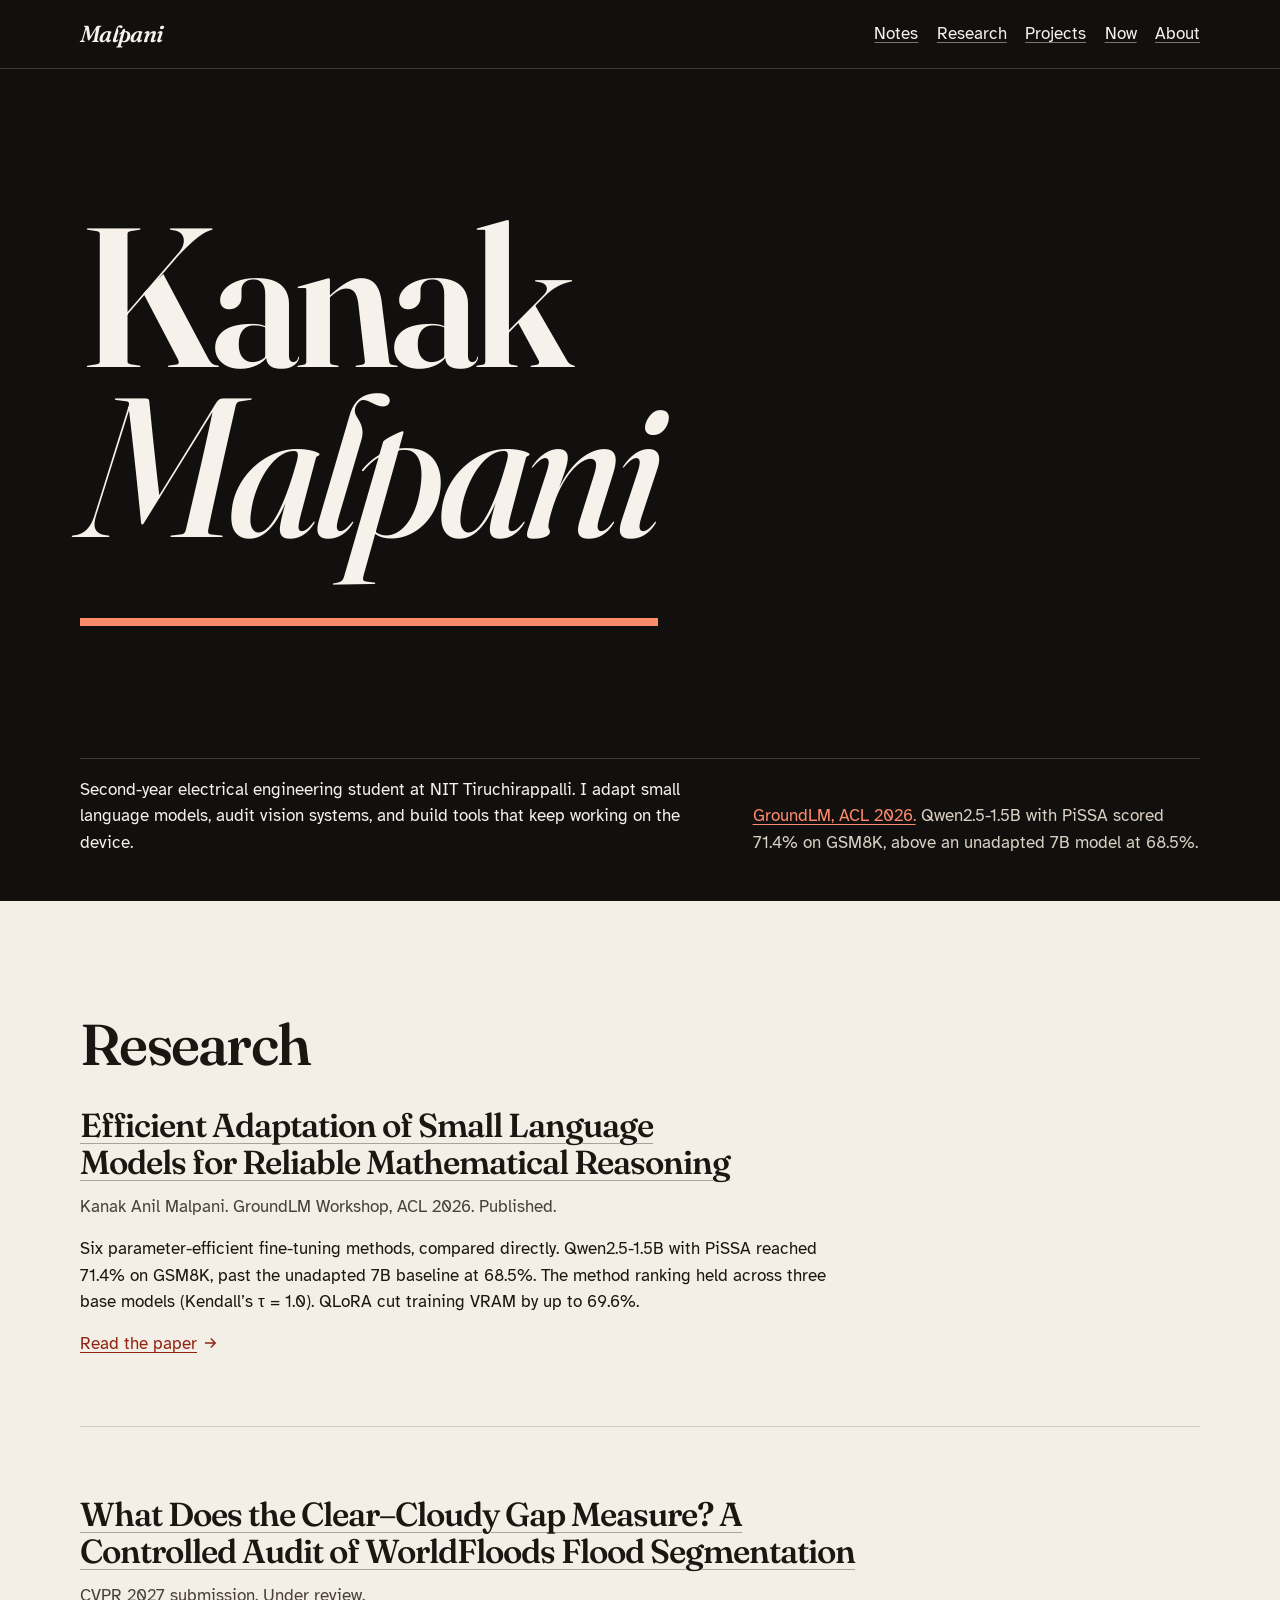
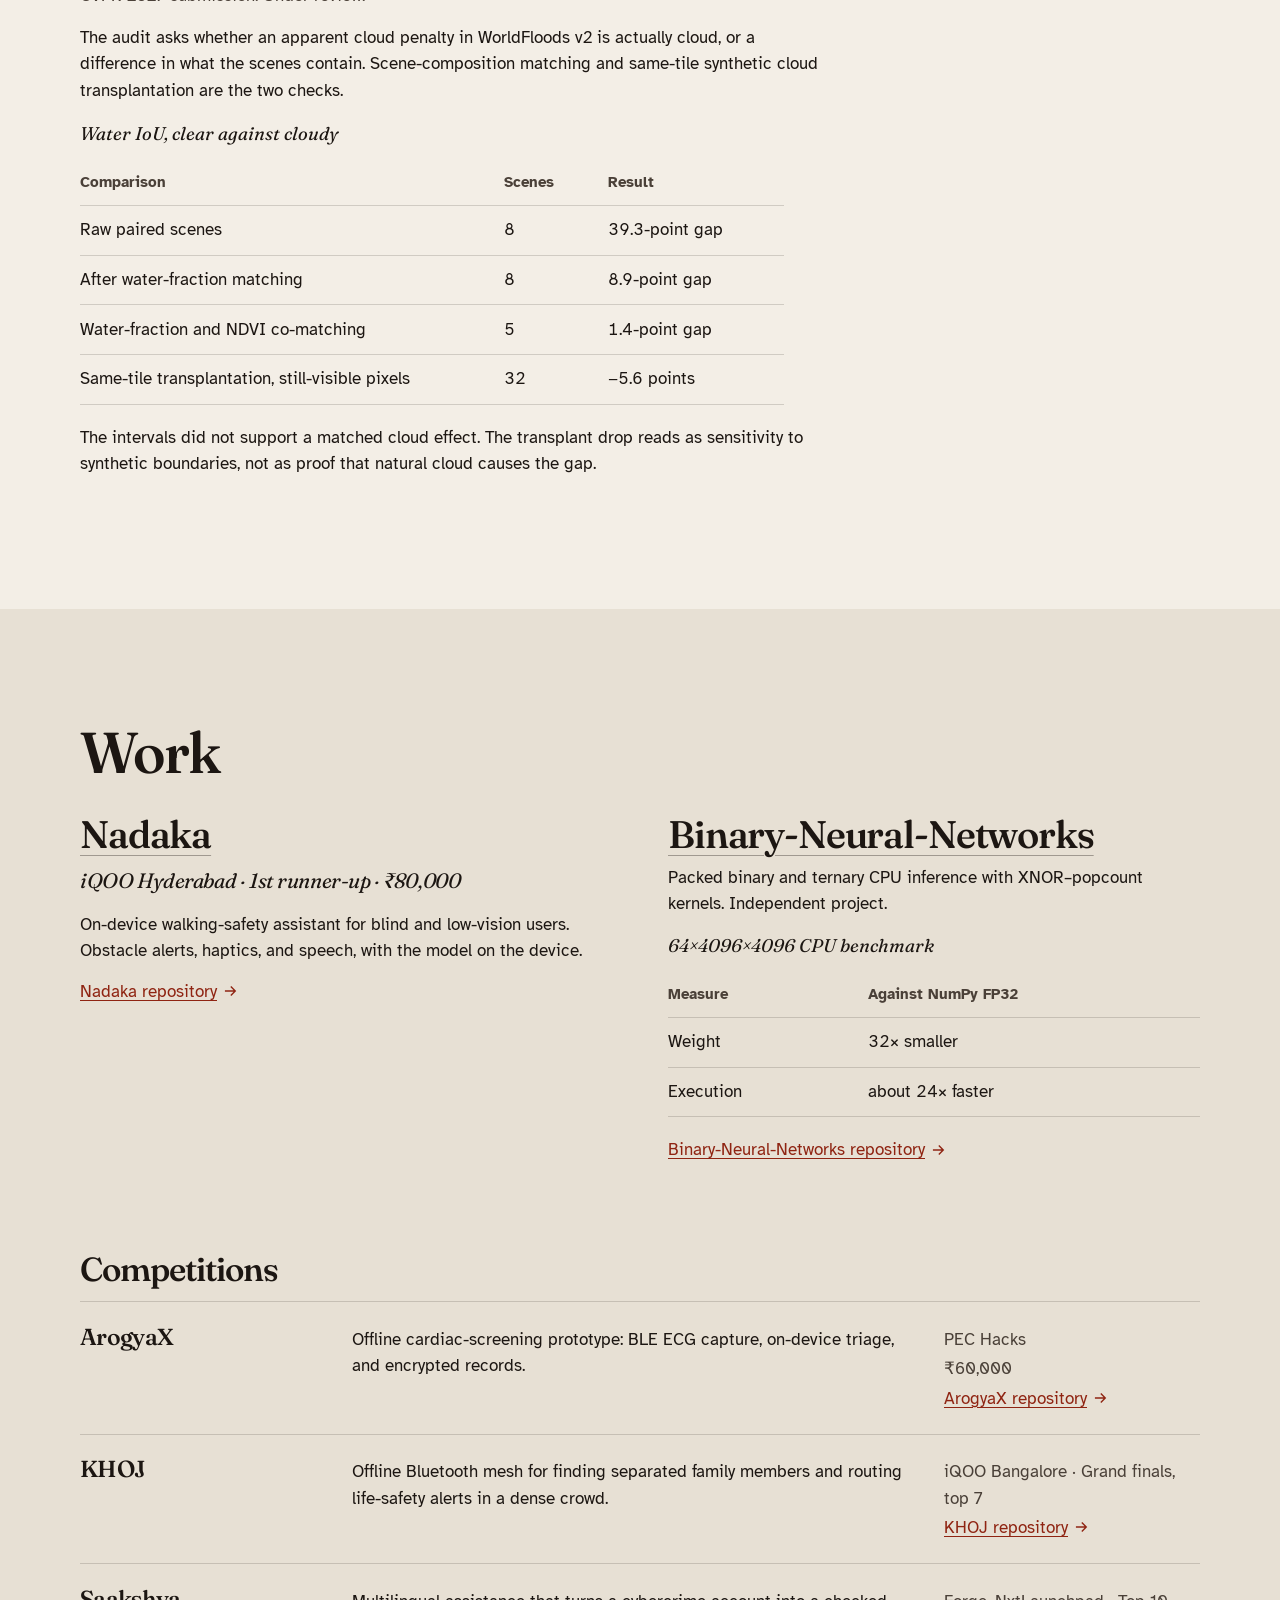
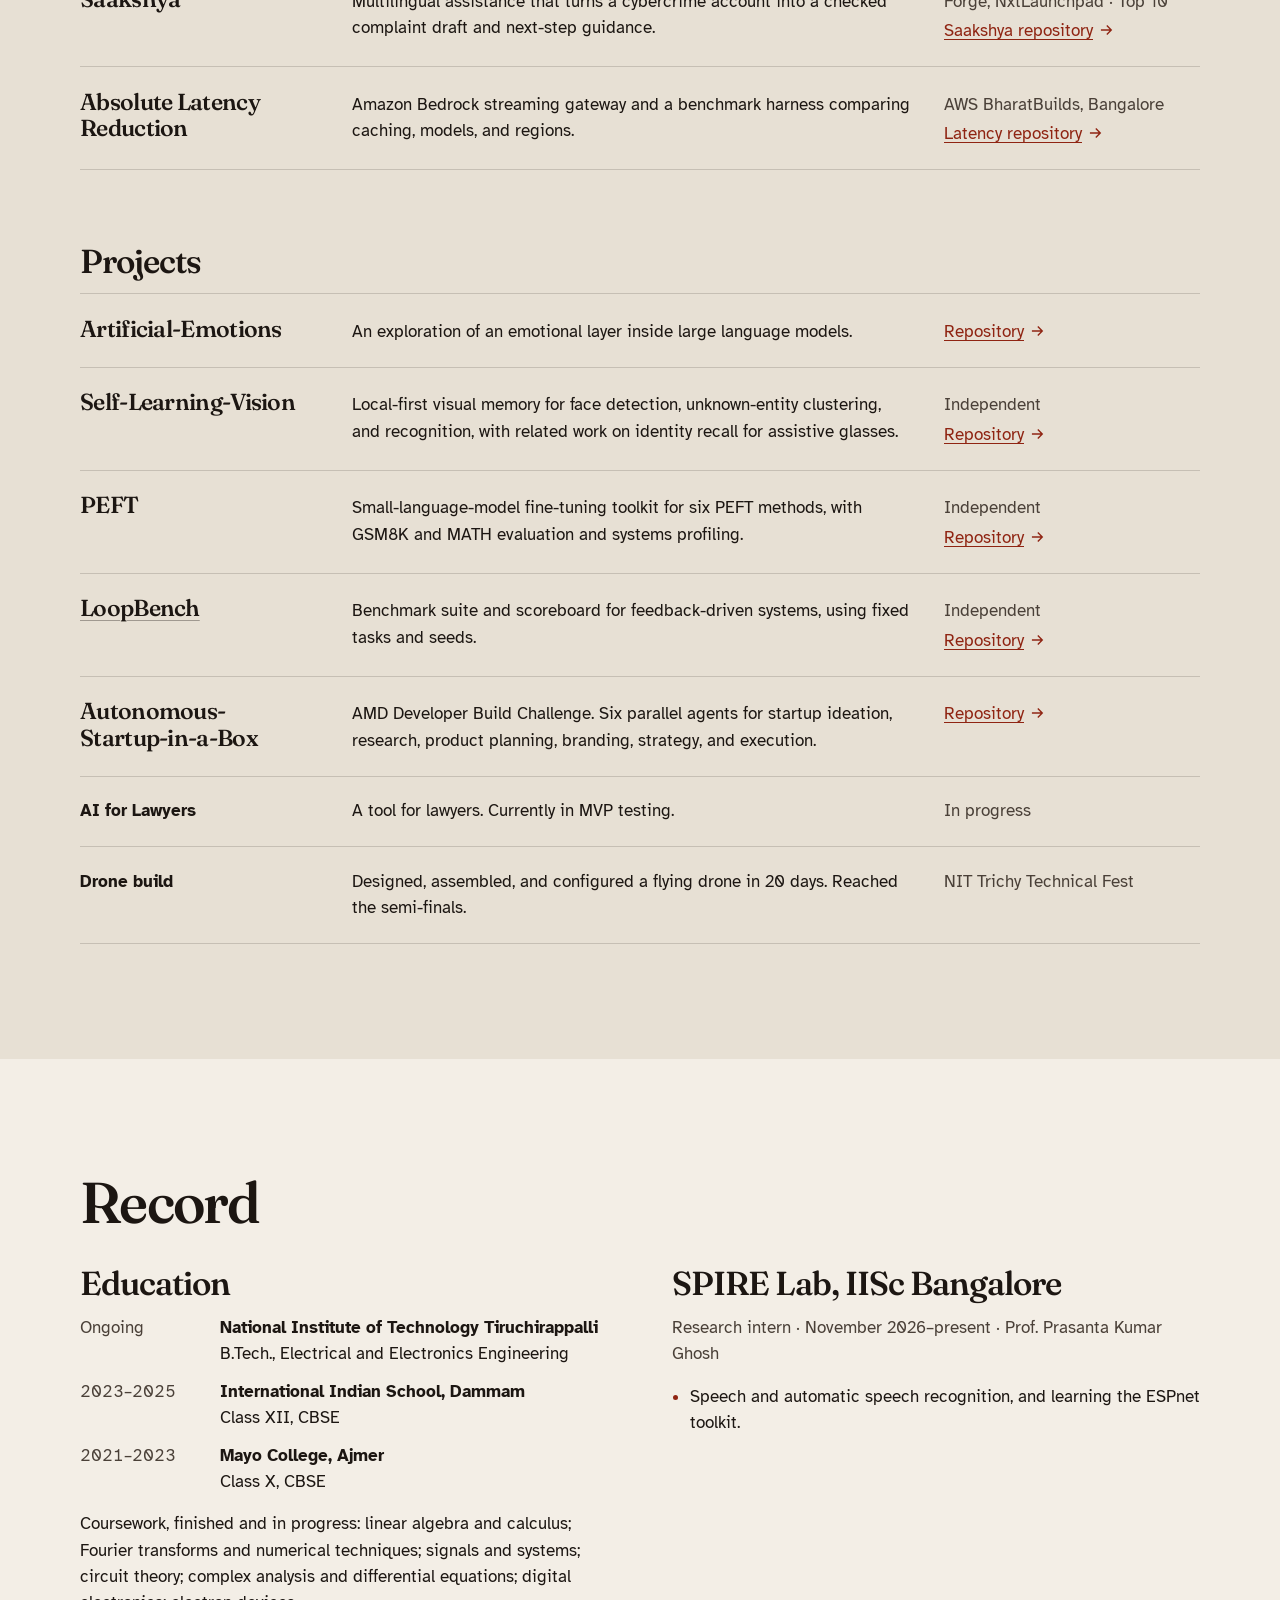
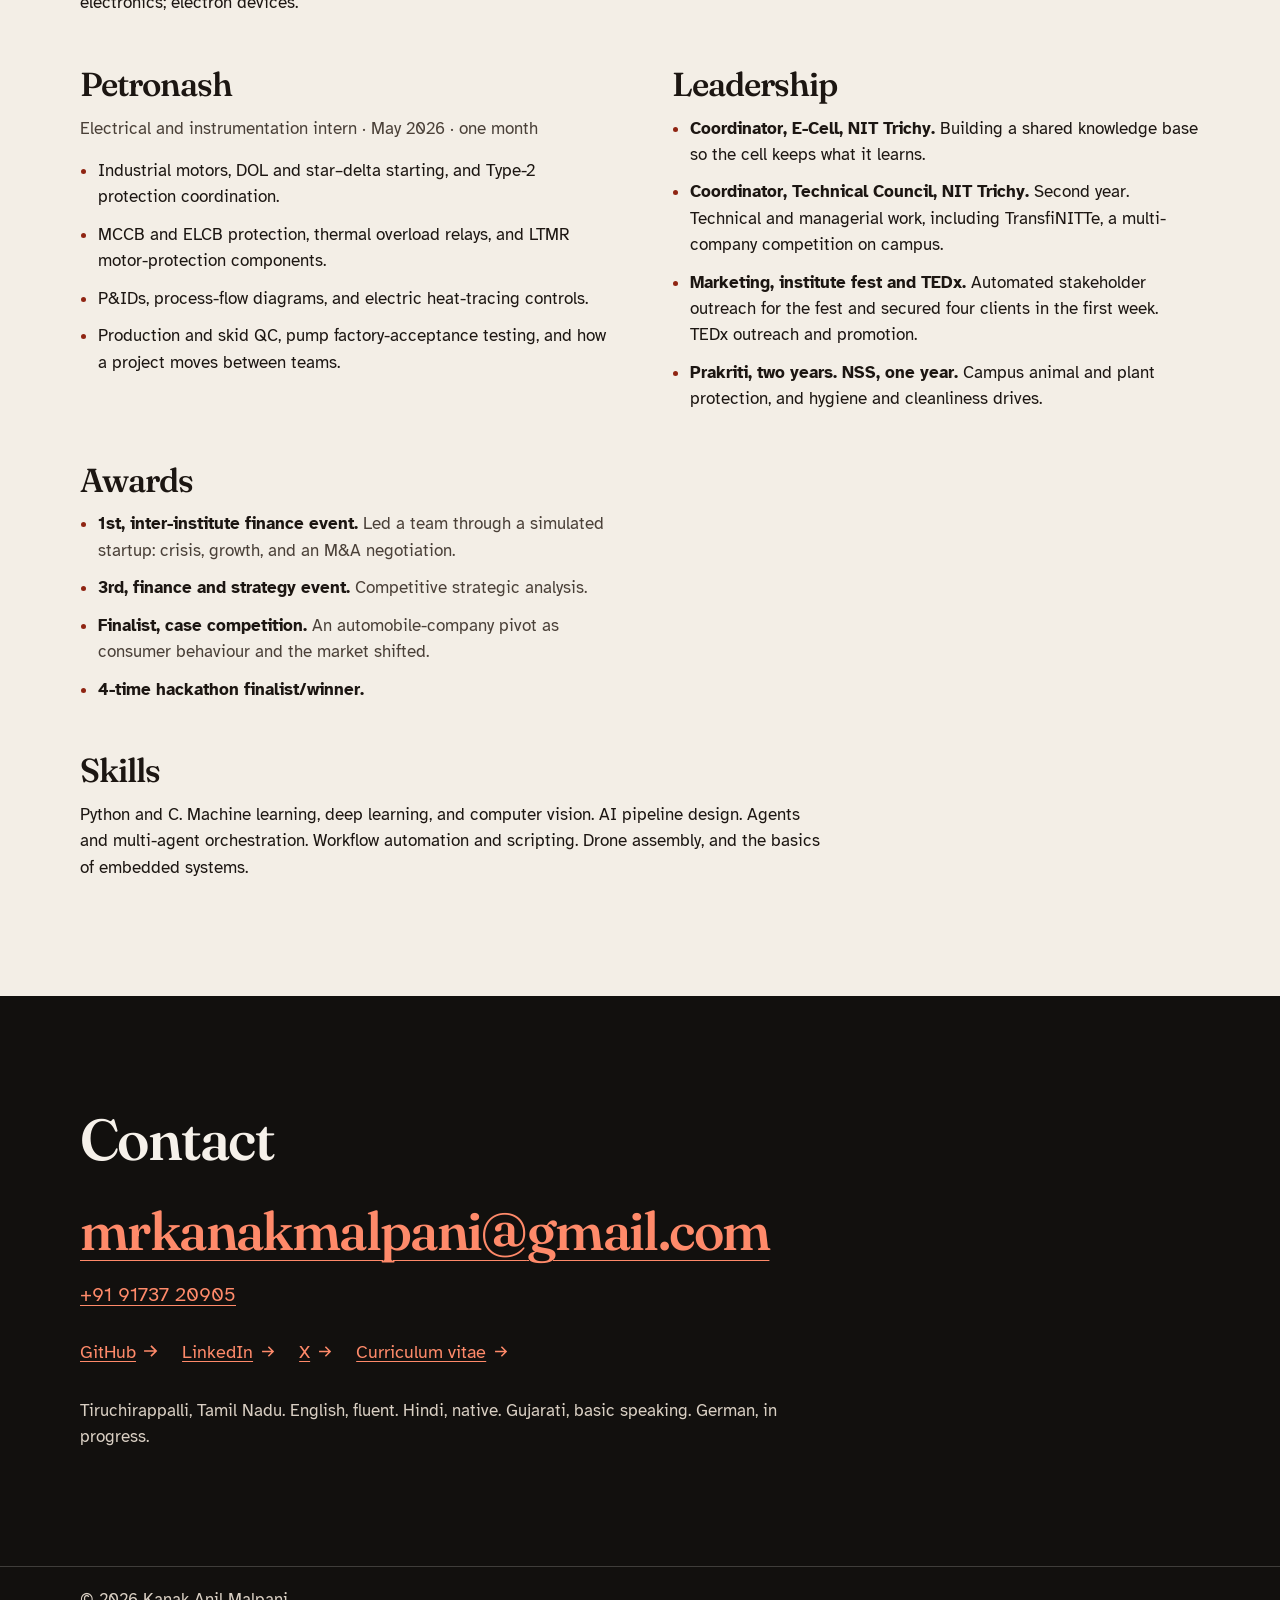
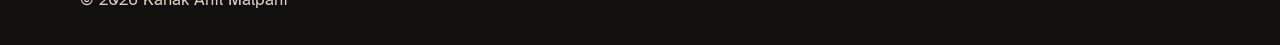
<file: index.html>
<!DOCTYPE html>
<html lang="en">
  <head>
    <meta charset="utf-8" />
    <meta name="viewport" content="width=device-width, initial-scale=1" />
    <title>Kanak Malpani — Electrical engineering, models, and on-device systems</title>
    <meta
      name="description"
      content="Kanak Anil Malpani is a second-year electrical engineering student at NIT Tiruchirappalli working on language-model adaptation, computer vision, and on-device systems."
    />
    <link rel="canonical" href="https://kanakmalpani.github.io/Kanak-Malpani/" />
    <meta name="theme-color" content="#12100e" />
    <meta property="og:type" content="profile" />
    <meta property="og:title" content="Kanak Malpani" />
    <meta
      property="og:description"
      content="Second-year electrical engineering at NIT Tiruchirappalli. Small language models, vision audits, and tools that run on the device."
    />
    <meta property="og:url" content="https://kanakmalpani.github.io/Kanak-Malpani/" />
    <meta property="og:image" content="https://kanakmalpani.github.io/Kanak-Malpani/og.png" />
    <meta name="twitter:card" content="summary_large_image" />
    <link rel="icon" href="favicon.svg" type="image/svg+xml" />
    <link rel="preconnect" href="https://fonts.googleapis.com" />
    <link rel="preconnect" href="https://fonts.gstatic.com" crossorigin />
    <link
      href="https://fonts.googleapis.com/css2?family=Atkinson+Hyperlegible:ital,wght@0,400;0,700;1,400&family=Fraunces:ital,opsz,wght@0,9..144,460;0,9..144,600;1,9..144,460;1,9..144,560&display=swap"
      rel="stylesheet"
    />
    <link rel="stylesheet" href="styles.css" />
    <script type="application/ld+json">
      {
        "@context": "https://schema.org",
        "@type": "Person",
        "name": "Kanak Anil Malpani",
        "email": "mailto:mrkanakmalpani@gmail.com",
        "telephone": "+91-91737-20905",
        "url": "https://kanakmalpani.github.io/Kanak-Malpani/",
        "sameAs": [
          "https://github.com/KanakMalpani",
          "https://www.linkedin.com/in/kanakmalpani/",
          "https://x.com/KanakMalpa92118"
        ],
        "jobTitle": "B.Tech. student, Electrical and Electronics Engineering",
        "affiliation": {
          "@type": "CollegeOrUniversity",
          "name": "National Institute of Technology Tiruchirappalli"
        }
      }
    </script>
  </head>
  <body>
    <a class="skip" href="#research">Skip to research</a>
    <header class="bar">
      <div class="wrap bar-inner">
        <a class="mark" href="#top">Malpani</a>
        <nav aria-label="Site">
          <a href="notes/">Notes</a>
          <a href="research/">Research</a>
          <a href="projects/">Projects</a>
          <a href="now/">Now</a>
          <a href="about/">About</a>
        </nav>
      </div>
    </header>

    <main id="top">
      <section class="cover" aria-labelledby="name">
        <div class="wrap cover-inner">
          <h1 id="name">
            <span class="kanak">Kanak</span>
            <span class="malpani">Malpani</span>
          </h1>
          <div class="lede">
            <p>
              Second-year electrical engineering student at NIT Tiruchirappalli. I adapt small
              language models, audit vision systems, and build tools that keep working on the device.
            </p>
            <p>
              <a href="#groundlm">GroundLM, ACL 2026.</a>
              Qwen2.5-1.5B with PiSSA scored 71.4% on GSM8K, above an unadapted 7B model at 68.5%.
            </p>
          </div>
        </div>
      </section>

      <section class="section" id="research" aria-labelledby="research-title">
        <div class="wrap">
          <h2 id="research-title">Research</h2>

          <article class="paper" id="groundlm">
            <h3>
              <a href="research/groundlm/">Efficient Adaptation of Small Language Models for Reliable Mathematical Reasoning</a>
            </h3>
            <p class="cite">
              Kanak Anil Malpani. GroundLM Workshop, ACL 2026. Published.
            </p>
            <p>
              Six parameter-efficient fine-tuning methods, compared directly. Qwen2.5-1.5B with PiSSA
              reached 71.4% on GSM8K, past the unadapted 7B baseline at 68.5%. The method ranking
              held across three base models (Kendall’s τ = 1.0). QLoRA cut training VRAM by up to 69.6%.
            </p>
            <p>
              <a class="out" href="https://aclanthology.org/2026.groundlm-1.91/">Read the paper</a>
            </p>
          </article>

          <article class="paper" id="worldfloods">
            <h3>
              <a href="research/worldfloods/">What Does the Clear–Cloudy Gap Measure? A Controlled Audit of WorldFloods Flood Segmentation</a>
            </h3>
            <p class="cite">CVPR 2027 submission. Under review.</p>
            <p>
              The audit asks whether an apparent cloud penalty in WorldFloods v2 is actually cloud,
              or a difference in what the scenes contain. Scene-composition matching and same-tile
              synthetic cloud transplantation are the two checks.
            </p>
            <table class="gap">
              <caption>Water IoU, clear against cloudy</caption>
              <thead>
                <tr>
                  <th scope="col">Comparison</th>
                  <th scope="col">Scenes</th>
                  <th scope="col">Result</th>
                </tr>
              </thead>
              <tbody>
                <tr>
                  <th scope="row">Raw paired scenes</th>
                  <td>8</td>
                  <td>39.3-point gap</td>
                </tr>
                <tr>
                  <th scope="row">After water-fraction matching</th>
                  <td>8</td>
                  <td>8.9-point gap</td>
                </tr>
                <tr>
                  <th scope="row">Water-fraction and NDVI co-matching</th>
                  <td>5</td>
                  <td>1.4-point gap</td>
                </tr>
                <tr>
                  <th scope="row">Same-tile transplantation, still-visible pixels</th>
                  <td>32</td>
                  <td>−5.6 points</td>
                </tr>
              </tbody>
            </table>
            <p>
              The intervals did not support a matched cloud effect. The transplant drop reads as
              sensitivity to synthetic boundaries, not as proof that natural cloud causes the gap.
            </p>
          </article>
        </div>
      </section>

      <section class="section band" id="work" aria-labelledby="work-title">
        <div class="wrap">
          <h2 id="work-title">Work</h2>

          <div class="leads">
            <article class="lead" id="nadaka">
              <h3><a href="projects/nadaka/">Nadaka</a></h3>
              <p class="lead-line">iQOO Hyderabad · 1st runner-up · ₹80,000</p>
              <p>
                On-device walking-safety assistant for blind and low-vision users.
                Obstacle alerts, haptics, and speech, with the model on the device.
              </p>
              <p>
                <a class="out" href="https://github.com/aadityaa0523/iqoo-Hyderabad">Nadaka repository</a>
              </p>
            </article>
            <article class="lead" id="binary-nets">
              <h3><a href="projects/binary-neural-networks/">Binary-Neural-Networks</a></h3>
              <p>
                Packed binary and ternary CPU inference with XNOR–popcount kernels.
                Independent project.
              </p>
              <table class="sheet">
                <caption>64×4096×4096 CPU benchmark</caption>
                <thead>
                  <tr>
                    <th scope="col">Measure</th>
                    <th scope="col">Against NumPy FP32</th>
                  </tr>
                </thead>
                <tbody>
                  <tr>
                    <th scope="row">Weight</th>
                    <td>32× smaller</td>
                  </tr>
                  <tr>
                    <th scope="row">Execution</th>
                    <td>about 24× faster</td>
                  </tr>
                </tbody>
              </table>
              <p>
                <a class="out" href="https://github.com/KanakMalpani/Binary-Neural-Networks">Binary-Neural-Networks repository</a>
              </p>
            </article>
          </div>

          <div class="group">
            <h3>Competitions</h3>
            <div class="entries">
              <article class="entry">
                <h4>ArogyaX</h4>
                <p>
                  Offline cardiac-screening prototype: BLE ECG capture, on-device triage, and encrypted records.
                </p>
                <p class="meta">
                  <span>PEC Hacks</span>
                  <span>₹60,000</span>
                  <a class="out" href="https://github.com/anubhavsinha201/CONGNIVISTA">ArogyaX repository</a>
                </p>
              </article>
              <article class="entry">
                <h4>KHOJ</h4>
                <p>
                  Offline Bluetooth mesh for finding separated family members and routing life-safety alerts in a dense crowd.
                </p>
                <p class="meta">
                  <span>iQOO Bangalore · Grand finals, top 7</span>
                  <a class="out" href="https://github.com/aadityaa0523/KHOJ">KHOJ repository</a>
                </p>
              </article>
              <article class="entry">
                <h4>Saakshya</h4>
                <p>
                  Multilingual assistance that turns a cybercrime account into a checked complaint draft and next-step guidance.
                </p>
                <p class="meta">
                  <span>Forge, NxtLaunchpad · Top 10</span>
                  <a class="out" href="https://github.com/aadityaa0523/saakshya">Saakshya repository</a>
                </p>
              </article>
              <article class="entry">
                <h4>Absolute Latency Reduction</h4>
                <p>
                  Amazon Bedrock streaming gateway and a benchmark harness comparing caching, models, and regions.
                </p>
                <p class="meta">
                  <span>AWS BharatBuilds, Bangalore</span>
                  <a class="out" href="https://github.com/aadityaa0523/absolute-latency-reduction">Latency repository</a>
                </p>
              </article>
            </div>
          </div>

          <div class="group">
            <h3>Projects</h3>
            <div class="entries">
              <article class="entry">
                <h4>Artificial-Emotions</h4>
                <p>An exploration of an emotional layer inside large language models.</p>
                <p class="meta">
                  <a class="out" href="https://github.com/KanakMalpani/Artificial-Emotions" aria-label="Artificial-Emotions repository">Repository</a>
                </p>
              </article>
              <article class="entry">
                <h4>Self-Learning-Vision</h4>
                <p>
                  Local-first visual memory for face detection, unknown-entity clustering, and recognition,
                  with related work on identity recall for assistive glasses.
                </p>
                <p class="meta">
                  <span>Independent</span>
                  <a class="out" href="https://github.com/KanakMalpani/Self-Learning-Vision" aria-label="Self-Learning-Vision repository">Repository</a>
                </p>
              </article>
              <article class="entry">
                <h4>PEFT</h4>
                <p>
                  Small-language-model fine-tuning toolkit for six PEFT methods, with GSM8K and MATH evaluation
                  and systems profiling.
                </p>
                <p class="meta">
                  <span>Independent</span>
                  <a class="out" href="https://github.com/KanakMalpani/PEFT" aria-label="PEFT repository">Repository</a>
                </p>
              </article>
              <article class="entry">
                <h4><a href="projects/loopbench/">LoopBench</a></h4>
                <p>Benchmark suite and scoreboard for feedback-driven systems, using fixed tasks and seeds.</p>
                <p class="meta">
                  <span>Independent</span>
                  <a class="out" href="https://github.com/KanakMalpani/LoopBench" aria-label="LoopBench repository">Repository</a>
                </p>
              </article>
              <article class="entry">
                <h4>Autonomous-Startup-in-a-Box</h4>
                <p>
                  AMD Developer Build Challenge. Six parallel agents for startup ideation, research, product planning,
                  branding, strategy, and execution.
                </p>
                <p class="meta">
                  <a class="out" href="https://github.com/KanakMalpani/Autonomous-Startup-in-a-Box" aria-label="Autonomous-Startup-in-a-Box repository">Repository</a>
                </p>
              </article>
              <article class="entry quiet">
                <h4>AI for Lawyers</h4>
                <p>A tool for lawyers. Currently in MVP testing.</p>
                <p class="meta"><span>In progress</span></p>
              </article>
              <article class="entry quiet">
                <h4>Drone build</h4>
                <p>Designed, assembled, and configured a flying drone in 20 days. Reached the semi-finals.</p>
                <p class="meta"><span>NIT Trichy Technical Fest</span></p>
              </article>
            </div>
          </div>
        </div>
      </section>

      <section class="section" id="record" aria-labelledby="record-title">
        <div class="wrap">
          <h2 id="record-title">Record</h2>
          <div class="record">
            <article>
              <h3>Education</h3>
              <ul class="facts">
                <li>
                  <span class="when">Ongoing</span>
                  <span>
                    <strong>National Institute of Technology Tiruchirappalli</strong>
                    B.Tech., Electrical and Electronics Engineering
                  </span>
                </li>
                <li>
                  <span class="when">2023–2025</span>
                  <span>
                    <strong>International Indian School, Dammam</strong>
                    Class XII, CBSE
                  </span>
                </li>
                <li>
                  <span class="when">2021–2023</span>
                  <span>
                    <strong>Mayo College, Ajmer</strong>
                    Class X, CBSE
                  </span>
                </li>
              </ul>
              <p>
                Coursework, finished and in progress: linear algebra and calculus; Fourier transforms and numerical
                techniques; signals and systems; circuit theory; complex analysis and differential equations;
                digital electronics; electron devices.
              </p>
            </article>

            <article>
              <h3>SPIRE Lab, IISc Bangalore</h3>
              <p class="cite">Research intern · November 2026–present · Prof. Prasanta Kumar Ghosh</p>
              <ul>
                <li>Speech and automatic speech recognition, and learning the ESPnet toolkit.</li>
              </ul>
            </article>

            <article>
              <h3>Petronash</h3>
              <p class="cite">Electrical and instrumentation intern · May 2026 · one month</p>
              <ul>
                <li>Industrial motors, DOL and star–delta starting, and Type-2 protection coordination.</li>
                <li>MCCB and ELCB protection, thermal overload relays, and LTMR motor-protection components.</li>
                <li>P&amp;IDs, process-flow diagrams, and electric heat-tracing controls.</li>
                <li>Production and skid QC, pump factory-acceptance testing, and how a project moves between teams.</li>
              </ul>
            </article>

            <article>
              <h3>Leadership</h3>
              <ul>
                <li>
                  <strong>Coordinator, E-Cell, NIT Trichy.</strong>
                  Building a shared knowledge base so the cell keeps what it learns.
                </li>
                <li>
                  <strong>Coordinator, Technical Council, NIT Trichy.</strong>
                  Second year. Technical and managerial work, including TransfiNITTe, a multi-company competition on campus.
                </li>
                <li>
                  <strong>Marketing, institute fest and TEDx.</strong>
                  Automated stakeholder outreach for the fest and secured four clients in the first week. TEDx outreach and promotion.
                </li>
                <li>
                  <strong>Prakriti, two years. NSS, one year.</strong>
                  Campus animal and plant protection, and hygiene and cleanliness drives.
                </li>
              </ul>
            </article>

            <article class="aside">
              <h3>Awards</h3>
              <ul>
                <li>
                  <strong>1st, inter-institute finance event.</strong>
                  Led a team through a simulated startup: crisis, growth, and an M&amp;A negotiation.
                </li>
                <li>
                  <strong>3rd, finance and strategy event.</strong>
                  Competitive strategic analysis.
                </li>
                <li>
                  <strong>Finalist, case competition.</strong>
                  An automobile-company pivot as consumer behaviour and the market shifted.
                </li>
                <li>
                  <strong>4-time hackathon finalist/winner.</strong>
                </li>
              </ul>
            </article>

            <article class="wide">
              <h3>Skills</h3>
              <p>
                Python and C. Machine learning, deep learning, and computer vision. AI pipeline design.
                Agents and multi-agent orchestration. Workflow automation and scripting.
                Drone assembly, and the basics of embedded systems.
              </p>
            </article>
          </div>
        </div>
      </section>

      <section class="section contact" id="contact" aria-labelledby="contact-title">
        <div class="wrap">
          <h2 id="contact-title">Contact</h2>
          <p class="email">
            <a href="mailto:mrkanakmalpani@gmail.com">mrkanakmalpani@<wbr>gmail.com</a>
          </p>
          <p class="phone"><a href="tel:+919173720905">+91 91737 20905</a></p>
          <ul class="reach">
            <li><a class="out" rel="me" href="https://github.com/KanakMalpani">GitHub</a></li>
            <li><a class="out" rel="me" href="https://www.linkedin.com/in/kanakmalpani/">LinkedIn</a></li>
            <li><a class="out" rel="me" href="https://x.com/KanakMalpa92118">X</a></li>
            <li><a class="out" href="kanak-malpani-cv.pdf">Curriculum vitae</a></li>
          </ul>
          <p class="langs">
            Tiruchirappalli, Tamil Nadu.
            English, fluent. Hindi, native. Gujarati, basic speaking. German, in progress.
          </p>
        </div>
      </section>
    </main>

    <footer class="colophon">
      <div class="wrap">
        <p>© 2026 Kanak Anil Malpani</p>
      </div>
    </footer>
    <script src="site.js"></script>
  </body>
</html>
</file>
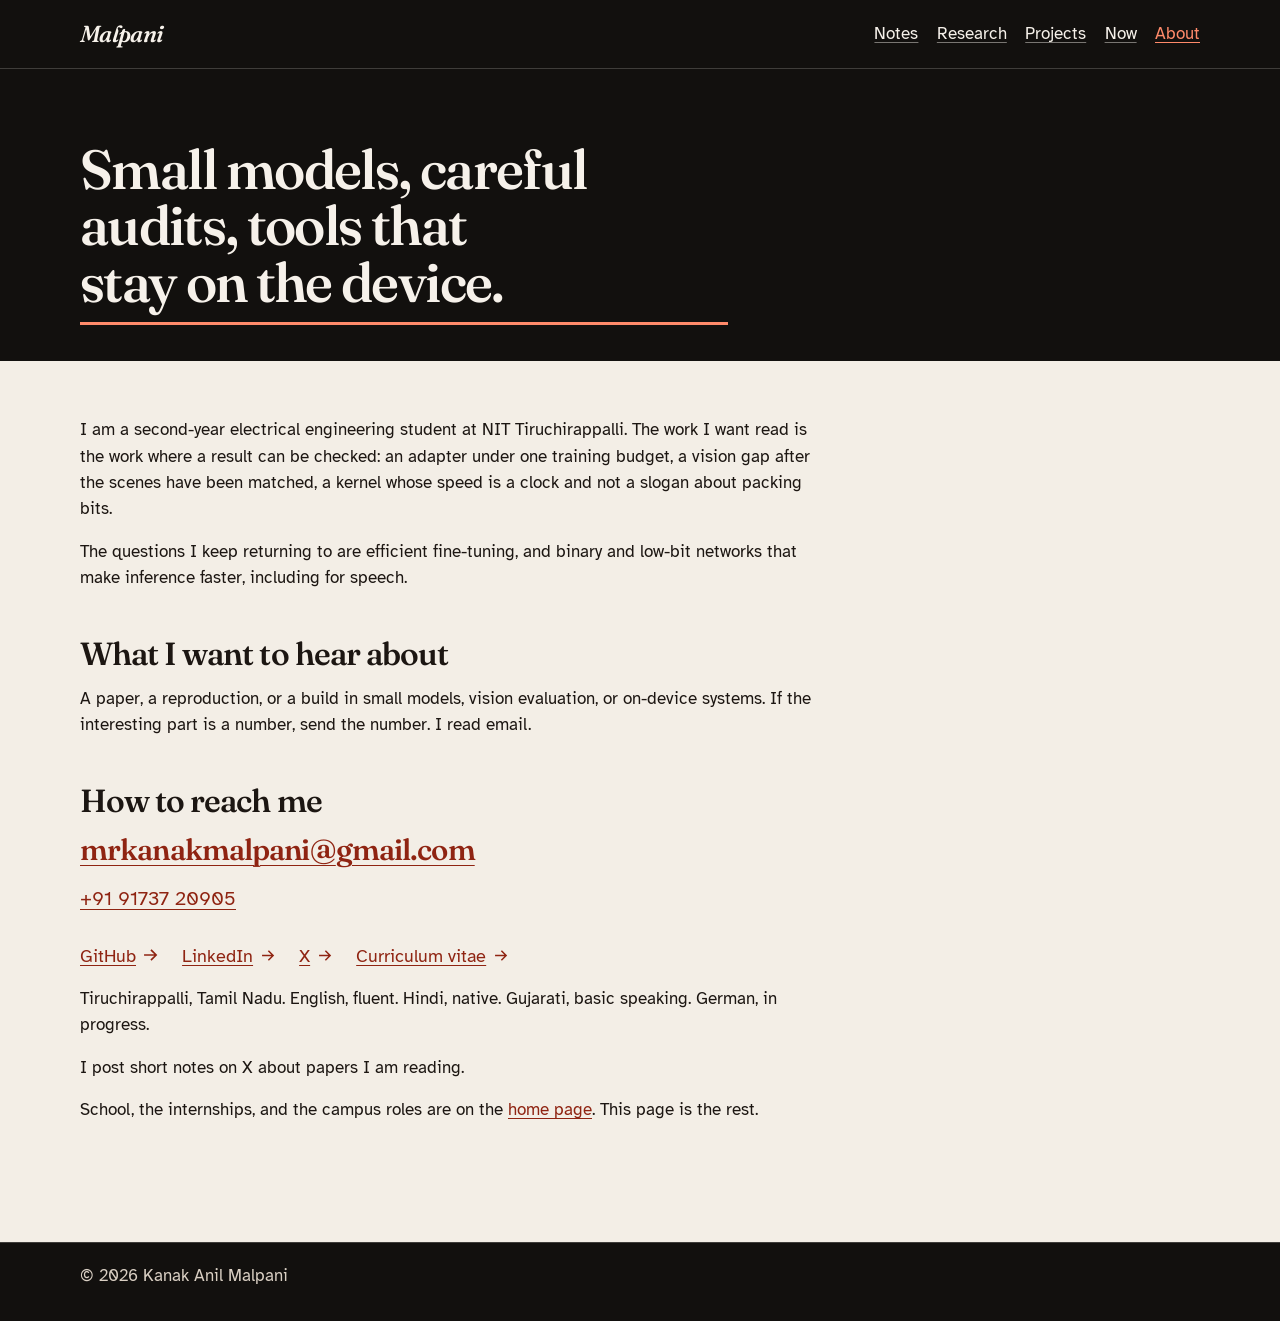
<file: about/index.html>
<!DOCTYPE html>
<html lang="en">
  <head>
    <meta charset="utf-8" />
    <meta name="viewport" content="width=device-width, initial-scale=1" />
    <title>About — Kanak Malpani</title>
    <meta
      name="description"
      content="Kanak Anil Malpani is a second-year electrical engineering student at NIT Tiruchirappalli. Small models, vision audits, and tools that stay on the device."
    />
    <link rel="canonical" href="https://kanakmalpani.github.io/Kanak-Malpani/about/" />
    <meta name="theme-color" content="#12100e" />
    <meta property="og:title" content="About — Kanak Malpani" />
    <meta
      property="og:description"
      content="Second-year electrical engineering at NIT Tiruchirappalli. How to write, and what the work is actually about."
    />
    <meta property="og:url" content="https://kanakmalpani.github.io/Kanak-Malpani/about/" />
    <meta property="og:image" content="https://kanakmalpani.github.io/Kanak-Malpani/og.png" />
    <meta name="twitter:card" content="summary_large_image" />
    <link rel="icon" href="../favicon.svg" type="image/svg+xml" />
    <link rel="preconnect" href="https://fonts.googleapis.com" />
    <link rel="preconnect" href="https://fonts.gstatic.com" crossorigin />
    <link
      href="https://fonts.googleapis.com/css2?family=Atkinson+Hyperlegible:ital,wght@0,400;0,700;1,400&family=Fraunces:ital,opsz,wght@0,9..144,460;0,9..144,600;1,9..144,460;1,9..144,560&display=swap"
      rel="stylesheet"
    />
    <link rel="stylesheet" href="../styles.css" />
  </head>
  <body class="page">
    <a class="skip" href="#content">Skip to about</a>
    <header class="bar">
      <div class="wrap bar-inner">
        <a class="mark" href="../">Malpani</a>
        <nav aria-label="Site">
          <a href="../notes/">Notes</a>
          <a href="../research/">Research</a>
          <a href="../projects/">Projects</a>
          <a href="../now/">Now</a>
          <a href="./" aria-current="page">About</a>
        </nav>
      </div>
    </header>

    <main id="content">
      <header class="page-open night-open">
        <div class="wrap">
          <h1 class="ruled long">Small models, careful audits, tools that stay on the device.</h1>
        </div>
      </header>
      <div class="wrap prose">
        <p>
          I am a second-year electrical engineering student at NIT Tiruchirappalli. The work I want read is the work where a result can be checked: an adapter under one training budget, a vision gap after the scenes have been matched, a kernel whose speed is a clock and not a slogan about packing bits.
        </p>
        <p>
          The questions I keep returning to are efficient fine-tuning, and binary and low-bit networks that make inference faster, including for speech.
        </p>

        <h2>What I want to hear about</h2>
        <p>
          A paper, a reproduction, or a build in small models, vision evaluation, or on-device systems. If the interesting part is a number, send the number. I read email.
        </p>

        <h2>How to reach me</h2>
        <p class="email">
          <a href="mailto:mrkanakmalpani@gmail.com">mrkanakmalpani@<wbr>gmail.com</a>
        </p>
        <p class="phone"><a href="tel:+919173720905">+91 91737 20905</a></p>
        <ul class="reach">
          <li><a class="out" rel="me" href="https://github.com/KanakMalpani">GitHub</a></li>
          <li><a class="out" rel="me" href="https://www.linkedin.com/in/kanakmalpani/">LinkedIn</a></li>
          <li><a class="out" rel="me" href="https://x.com/KanakMalpa92118">X</a></li>
          <li><a class="out" href="../kanak-malpani-cv.pdf">Curriculum vitae</a></li>
        </ul>
        <p>
          Tiruchirappalli, Tamil Nadu. English, fluent. Hindi, native. Gujarati, basic speaking. German, in progress.
        </p>
        <p>
          I post short notes on X about papers I am reading.
        </p>
        <p>
          School, the internships, and the campus roles are on the <a href="../#record">home page</a>. This page is the rest.
        </p>
      </div>
    </main>

    <footer class="colophon">
      <div class="wrap">
        <p>© 2026 Kanak Anil Malpani</p>
      </div>
    </footer>
    <script src="../site.js"></script>
  </body>
</html>
</file>
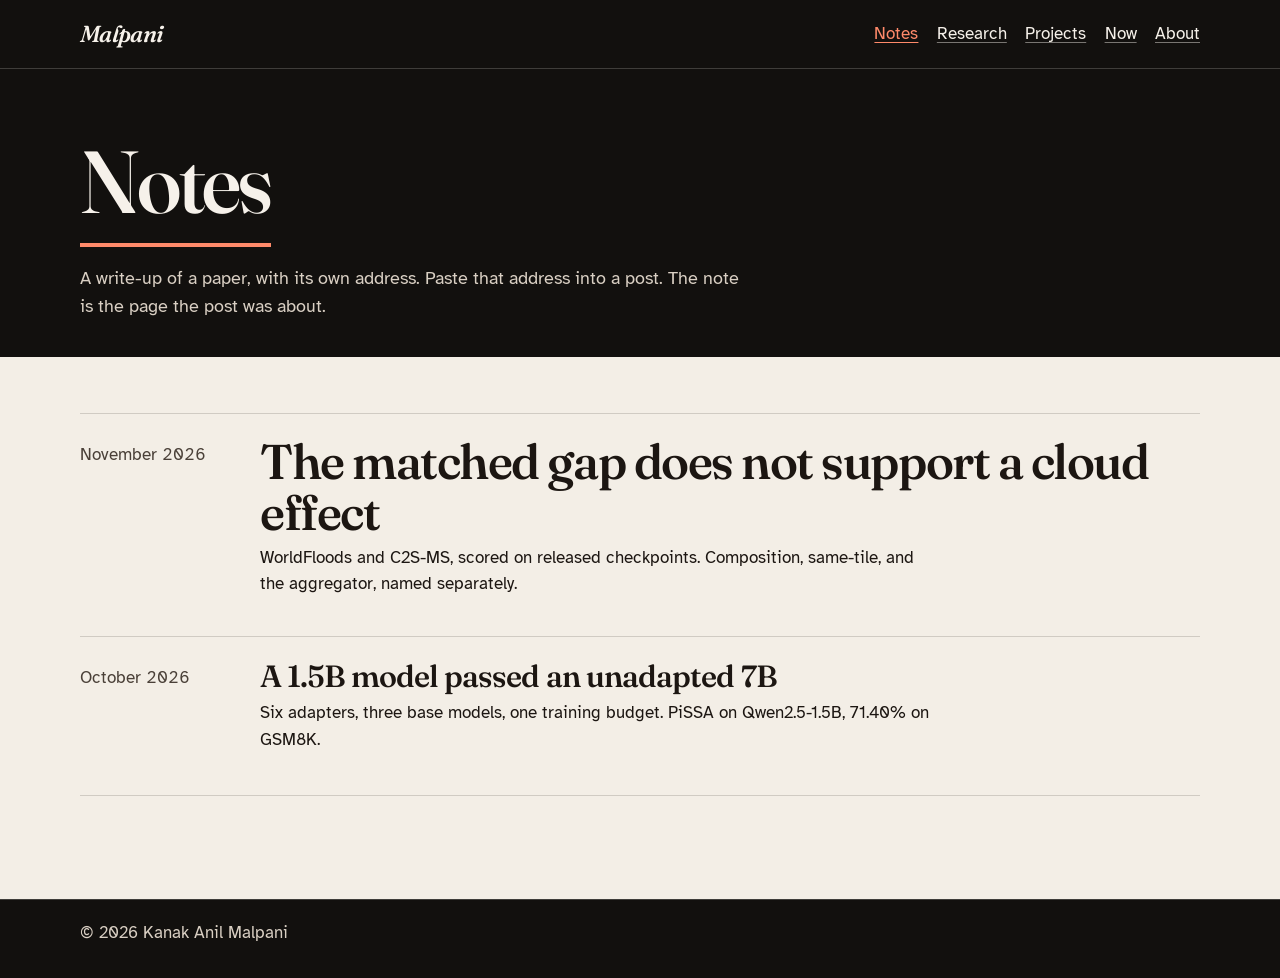
<file: notes/index.html>
<!DOCTYPE html>
<html lang="en">
  <head>
    <meta charset="utf-8" />
    <meta name="viewport" content="width=device-width, initial-scale=1" />
    <title>Notes — Kanak Malpani</title>
    <meta
      name="description"
      content="Paper write-ups by Kanak Malpani. Each note has its own address, so a post can point at it."
    />
    <link rel="canonical" href="https://kanakmalpani.github.io/Kanak-Malpani/notes/" />
    <meta name="theme-color" content="#12100e" />
    <meta property="og:type" content="website" />
    <meta property="og:title" content="Notes — Kanak Malpani" />
    <meta
      property="og:description"
      content="Paper write-ups. Each one has its own address, so a post can point at it."
    />
    <meta property="og:url" content="https://kanakmalpani.github.io/Kanak-Malpani/notes/" />
    <meta property="og:image" content="https://kanakmalpani.github.io/Kanak-Malpani/og.png" />
    <meta name="twitter:card" content="summary_large_image" />
    <link rel="icon" href="../favicon.svg" type="image/svg+xml" />
    <link rel="preconnect" href="https://fonts.googleapis.com" />
    <link rel="preconnect" href="https://fonts.gstatic.com" crossorigin />
    <link
      href="https://fonts.googleapis.com/css2?family=Atkinson+Hyperlegible:ital,wght@0,400;0,700;1,400&family=Fraunces:ital,opsz,wght@0,9..144,460;0,9..144,600;1,9..144,460;1,9..144,560&display=swap"
      rel="stylesheet"
    />
    <link rel="stylesheet" href="../styles.css" />
  </head>
  <body class="page">
    <a class="skip" href="#content">Skip to notes</a>
    <header class="bar">
      <div class="wrap bar-inner">
        <a class="mark" href="../">Malpani</a>
        <nav aria-label="Site">
          <a href="./" aria-current="page">Notes</a>
          <a href="../research/">Research</a>
          <a href="../projects/">Projects</a>
          <a href="../now/">Now</a>
          <a href="../about/">About</a>
        </nav>
      </div>
    </header>

    <main id="content">
      <header class="page-open night-open">
        <div class="wrap">
          <h1 class="ruled">Notes</h1>
          <p class="deck">
            A write-up of a paper, with its own address. Paste that address into a post. The note is the page the post was about.
          </p>
        </div>
      </header>

      <div class="wrap prose">
        <ol class="catalog lead-first">
          <li>
            <a href="clear-cloudy-gap/">
              <time datetime="2026-11">November 2026</time>
              <span>
                <strong>The matched gap does not support a cloud effect</strong>
                <span class="blurb">
                  WorldFloods and C2S-MS, scored on released checkpoints. Composition, same-tile, and the aggregator, named separately.
                </span>
              </span>
            </a>
          </li>
          <li>
            <a href="six-adapters-one-budget/">
              <time datetime="2026-10">October 2026</time>
              <span>
                <strong>A 1.5B model passed an unadapted 7B</strong>
                <span class="blurb">
                  Six adapters, three base models, one training budget. PiSSA on Qwen2.5-1.5B, 71.40% on GSM8K.
                </span>
              </span>
            </a>
          </li>
        </ol>
      </div>
    </main>

    <footer class="colophon">
      <div class="wrap">
        <p>© 2026 Kanak Anil Malpani</p>
      </div>
    </footer>
    <script src="../site.js"></script>
  </body>
</html>
</file>
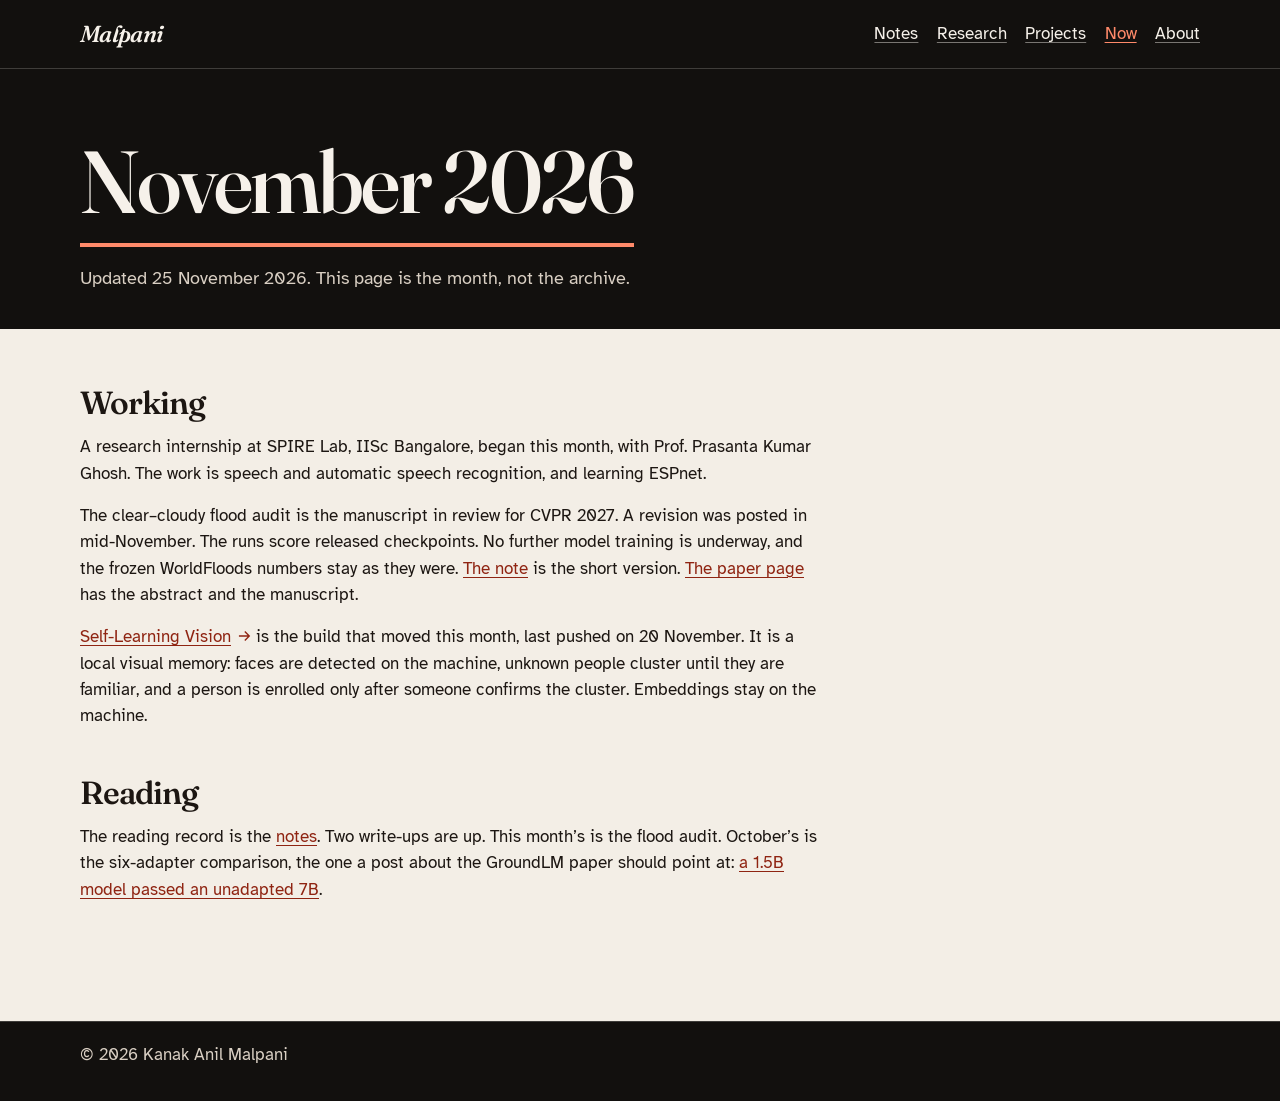
<file: now/index.html>
<!DOCTYPE html>
<html lang="en">
  <head>
    <meta charset="utf-8" />
    <meta name="viewport" content="width=device-width, initial-scale=1" />
    <title>November 2026 — Kanak Malpani</title>
    <meta
      name="description"
      content="What Kanak Malpani is working on and reading in November 2026. A research internship at SPIRE Lab, the flood-segmentation audit, and a local visual memory."
    />
    <link rel="canonical" href="https://kanakmalpani.github.io/Kanak-Malpani/now/" />
    <meta name="theme-color" content="#12100e" />
    <meta property="og:title" content="November 2026 — Kanak Malpani" />
    <meta
      property="og:description"
      content="A research internship at SPIRE Lab on speech and ASR. The clear–cloudy audit is under review. Self-Learning Vision is the active build."
    />
    <meta property="og:url" content="https://kanakmalpani.github.io/Kanak-Malpani/now/" />
    <meta property="og:image" content="https://kanakmalpani.github.io/Kanak-Malpani/og.png" />
    <meta name="twitter:card" content="summary_large_image" />
    <link rel="icon" href="../favicon.svg" type="image/svg+xml" />
    <link rel="preconnect" href="https://fonts.googleapis.com" />
    <link rel="preconnect" href="https://fonts.gstatic.com" crossorigin />
    <link
      href="https://fonts.googleapis.com/css2?family=Atkinson+Hyperlegible:ital,wght@0,400;0,700;1,400&family=Fraunces:ital,opsz,wght@0,9..144,460;0,9..144,600;1,9..144,460;1,9..144,560&display=swap"
      rel="stylesheet"
    />
    <link rel="stylesheet" href="../styles.css" />
  </head>
  <body class="page">
    <a class="skip" href="#content">Skip to this month</a>
    <header class="bar">
      <div class="wrap bar-inner">
        <a class="mark" href="../">Malpani</a>
        <nav aria-label="Site">
          <a href="../notes/">Notes</a>
          <a href="../research/">Research</a>
          <a href="../projects/">Projects</a>
          <a href="./" aria-current="page">Now</a>
          <a href="../about/">About</a>
        </nav>
      </div>
    </header>

    <main id="content">
      <header class="page-open night-open">
        <div class="wrap">
          <h1 class="ruled">November 2026</h1>
          <p class="deck">Updated 25 November 2026. This page is the month, not the archive.</p>
        </div>
      </header>
      <div class="wrap prose">
        <h2>Working</h2>
        <p>
          A research internship at SPIRE Lab, IISc Bangalore, began this month, with Prof. Prasanta Kumar Ghosh. The work is speech and automatic speech recognition, and learning ESPnet.
        </p>
        <p>
          The clear–cloudy flood audit is the manuscript in review for CVPR 2027. A revision was posted in mid-November. The runs score released checkpoints. No further model training is underway, and the frozen WorldFloods numbers stay as they were.
          <a href="../notes/clear-cloudy-gap/">The note</a>
          is the short version.
          <a href="../research/worldfloods/">The paper page</a>
          has the abstract and the manuscript.
        </p>
        <p>
          <a class="out" href="https://github.com/KanakMalpani/Self-Learning-Vision">Self-Learning Vision</a>
          is the build that moved this month, last pushed on 20 November. It is a local visual memory: faces are detected on the machine, unknown people cluster until they are familiar, and a person is enrolled only after someone confirms the cluster. Embeddings stay on the machine.
        </p>

        <h2>Reading</h2>
        <p>
          The reading record is the <a href="../notes/">notes</a>. Two write-ups are up. This month’s is the flood audit. October’s is the six-adapter comparison, the one a post about the GroundLM paper should point at:
          <a href="../notes/six-adapters-one-budget/">a 1.5B model passed an unadapted 7B</a>.
        </p>
      </div>
    </main>

    <footer class="colophon">
      <div class="wrap">
        <p>© 2026 Kanak Anil Malpani</p>
      </div>
    </footer>
    <script src="../site.js"></script>
  </body>
</html>
</file>
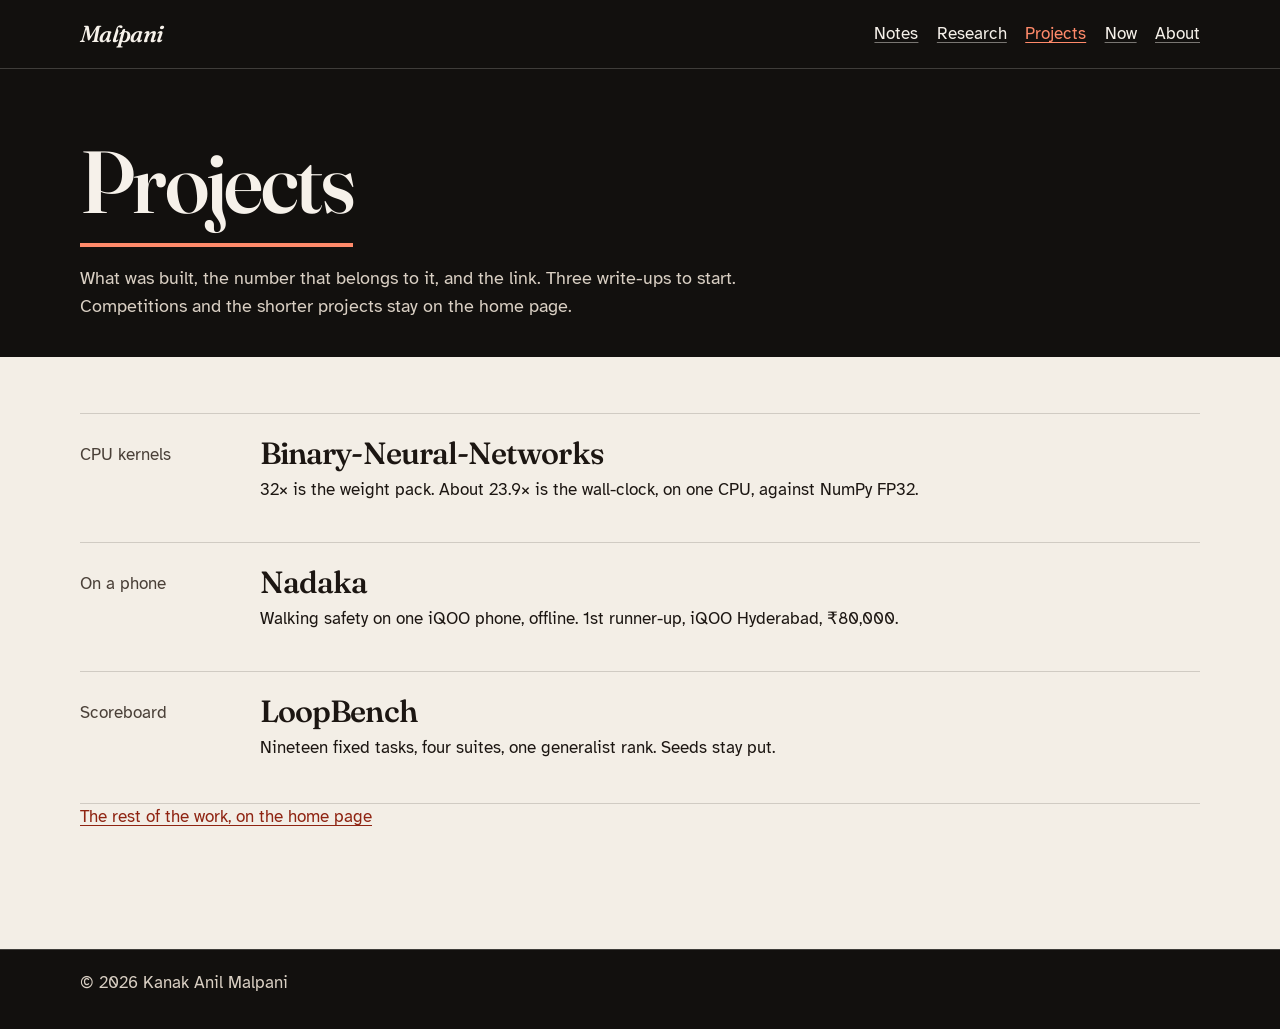
<file: projects/index.html>
<!DOCTYPE html>
<html lang="en">
  <head>
    <meta charset="utf-8" />
    <meta name="viewport" content="width=device-width, initial-scale=1" />
    <title>Projects — Kanak Malpani</title>
    <meta
      name="description"
      content="Longer write-ups of Binary-Neural-Networks, Nadaka, and LoopBench. What was built, the results, and the links."
    />
    <link rel="canonical" href="https://kanakmalpani.github.io/Kanak-Malpani/projects/" />
    <meta name="theme-color" content="#12100e" />
    <meta property="og:title" content="Projects — Kanak Malpani" />
    <meta
      property="og:description"
      content="Binary-Neural-Networks, Nadaka, and LoopBench, with the results and the repositories."
    />
    <meta property="og:url" content="https://kanakmalpani.github.io/Kanak-Malpani/projects/" />
    <meta property="og:image" content="https://kanakmalpani.github.io/Kanak-Malpani/og.png" />
    <meta name="twitter:card" content="summary_large_image" />
    <link rel="icon" href="../favicon.svg" type="image/svg+xml" />
    <link rel="preconnect" href="https://fonts.googleapis.com" />
    <link rel="preconnect" href="https://fonts.gstatic.com" crossorigin />
    <link
      href="https://fonts.googleapis.com/css2?family=Atkinson+Hyperlegible:ital,wght@0,400;0,700;1,400&family=Fraunces:ital,opsz,wght@0,9..144,460;0,9..144,600;1,9..144,460;1,9..144,560&display=swap"
      rel="stylesheet"
    />
    <link rel="stylesheet" href="../styles.css" />
  </head>
  <body class="page">
    <a class="skip" href="#content">Skip to projects</a>
    <header class="bar">
      <div class="wrap bar-inner">
        <a class="mark" href="../">Malpani</a>
        <nav aria-label="Site">
          <a href="../notes/">Notes</a>
          <a href="../research/">Research</a>
          <a href="./" aria-current="page">Projects</a>
          <a href="../now/">Now</a>
          <a href="../about/">About</a>
        </nav>
      </div>
    </header>

    <main id="content">
      <header class="page-open night-open">
        <div class="wrap">
          <h1 class="ruled">Projects</h1>
          <p class="deck">
            What was built, the number that belongs to it, and the link. Three write-ups to start. Competitions and the shorter projects stay on the home page.
          </p>
        </div>
      </header>
      <div class="wrap prose">
        <ol class="catalog">
          <li>
            <a href="binary-neural-networks/">
              <span class="mark-col">CPU kernels</span>
              <span>
                <strong>Binary-Neural-Networks</strong>
                <span class="blurb">32× is the weight pack. About 23.9× is the wall-clock, on one CPU, against NumPy FP32.</span>
              </span>
            </a>
          </li>
          <li>
            <a href="nadaka/">
              <span class="mark-col">On a phone</span>
              <span>
                <strong>Nadaka</strong>
                <span class="blurb">Walking safety on one iQOO phone, offline. 1st runner-up, iQOO Hyderabad, ₹80,000.</span>
              </span>
            </a>
          </li>
          <li>
            <a href="loopbench/">
              <span class="mark-col">Scoreboard</span>
              <span>
                <strong>LoopBench</strong>
                <span class="blurb">Nineteen fixed tasks, four suites, one generalist rank. Seeds stay put.</span>
              </span>
            </a>
          </li>
        </ol>
        <p>
          <a href="../#work">The rest of the work, on the home page</a>
        </p>
      </div>
    </main>

    <footer class="colophon">
      <div class="wrap">
        <p>© 2026 Kanak Anil Malpani</p>
      </div>
    </footer>
    <script src="../site.js"></script>
  </body>
</html>
</file>
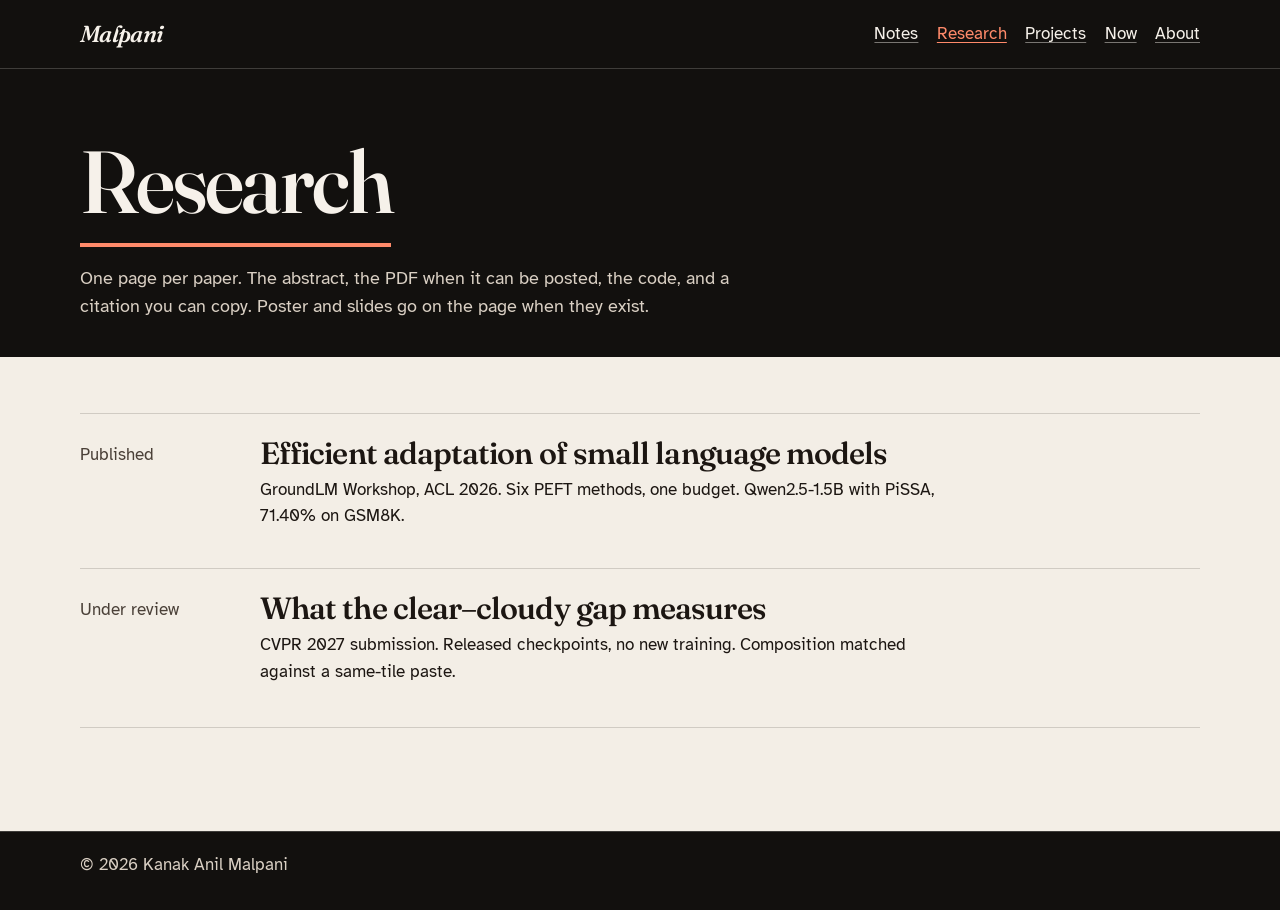
<file: research/index.html>
<!DOCTYPE html>
<html lang="en">
  <head>
    <meta charset="utf-8" />
    <meta name="viewport" content="width=device-width, initial-scale=1" />
    <title>Research — Kanak Malpani</title>
    <meta
      name="description"
      content="Papers by Kanak Anil Malpani. Each page has the abstract, the files that exist, and a citation you can copy."
    />
    <link rel="canonical" href="https://kanakmalpani.github.io/Kanak-Malpani/research/" />
    <meta name="theme-color" content="#12100e" />
    <meta property="og:title" content="Research — Kanak Malpani" />
    <meta
      property="og:description"
      content="A published GroundLM paper, and a flood-segmentation audit under review. Abstract, files, and a citation on each page."
    />
    <meta property="og:url" content="https://kanakmalpani.github.io/Kanak-Malpani/research/" />
    <meta property="og:image" content="https://kanakmalpani.github.io/Kanak-Malpani/og.png" />
    <meta name="twitter:card" content="summary_large_image" />
    <link rel="icon" href="../favicon.svg" type="image/svg+xml" />
    <link rel="preconnect" href="https://fonts.googleapis.com" />
    <link rel="preconnect" href="https://fonts.gstatic.com" crossorigin />
    <link
      href="https://fonts.googleapis.com/css2?family=Atkinson+Hyperlegible:ital,wght@0,400;0,700;1,400&family=Fraunces:ital,opsz,wght@0,9..144,460;0,9..144,600;1,9..144,460;1,9..144,560&display=swap"
      rel="stylesheet"
    />
    <link rel="stylesheet" href="../styles.css" />
  </head>
  <body class="page">
    <a class="skip" href="#content">Skip to research</a>
    <header class="bar">
      <div class="wrap bar-inner">
        <a class="mark" href="../">Malpani</a>
        <nav aria-label="Site">
          <a href="../notes/">Notes</a>
          <a href="./" aria-current="page">Research</a>
          <a href="../projects/">Projects</a>
          <a href="../now/">Now</a>
          <a href="../about/">About</a>
        </nav>
      </div>
    </header>

    <main id="content">
      <header class="page-open night-open">
        <div class="wrap">
          <h1 class="ruled">Research</h1>
          <p class="deck">
            One page per paper. The abstract, the PDF when it can be posted, the code, and a citation you can copy. Poster and slides go on the page when they exist.
          </p>
        </div>
      </header>
      <div class="wrap prose">
        <ol class="catalog">
          <li>
            <a href="groundlm/">
              <span class="mark-col">Published</span>
              <span>
                <strong>Efficient adaptation of small language models</strong>
                <span class="blurb">
                  GroundLM Workshop, ACL 2026. Six PEFT methods, one budget. Qwen2.5-1.5B with PiSSA, 71.40% on GSM8K.
                </span>
              </span>
            </a>
          </li>
          <li>
            <a href="worldfloods/">
              <span class="mark-col">Under review</span>
              <span>
                <strong>What the clear–cloudy gap measures</strong>
                <span class="blurb">
                  CVPR 2027 submission. Released checkpoints, no new training. Composition matched against a same-tile paste.
                </span>
              </span>
            </a>
          </li>
        </ol>
      </div>
    </main>

    <footer class="colophon">
      <div class="wrap">
        <p>© 2026 Kanak Anil Malpani</p>
      </div>
    </footer>
    <script src="../site.js"></script>
  </body>
</html>
</file>
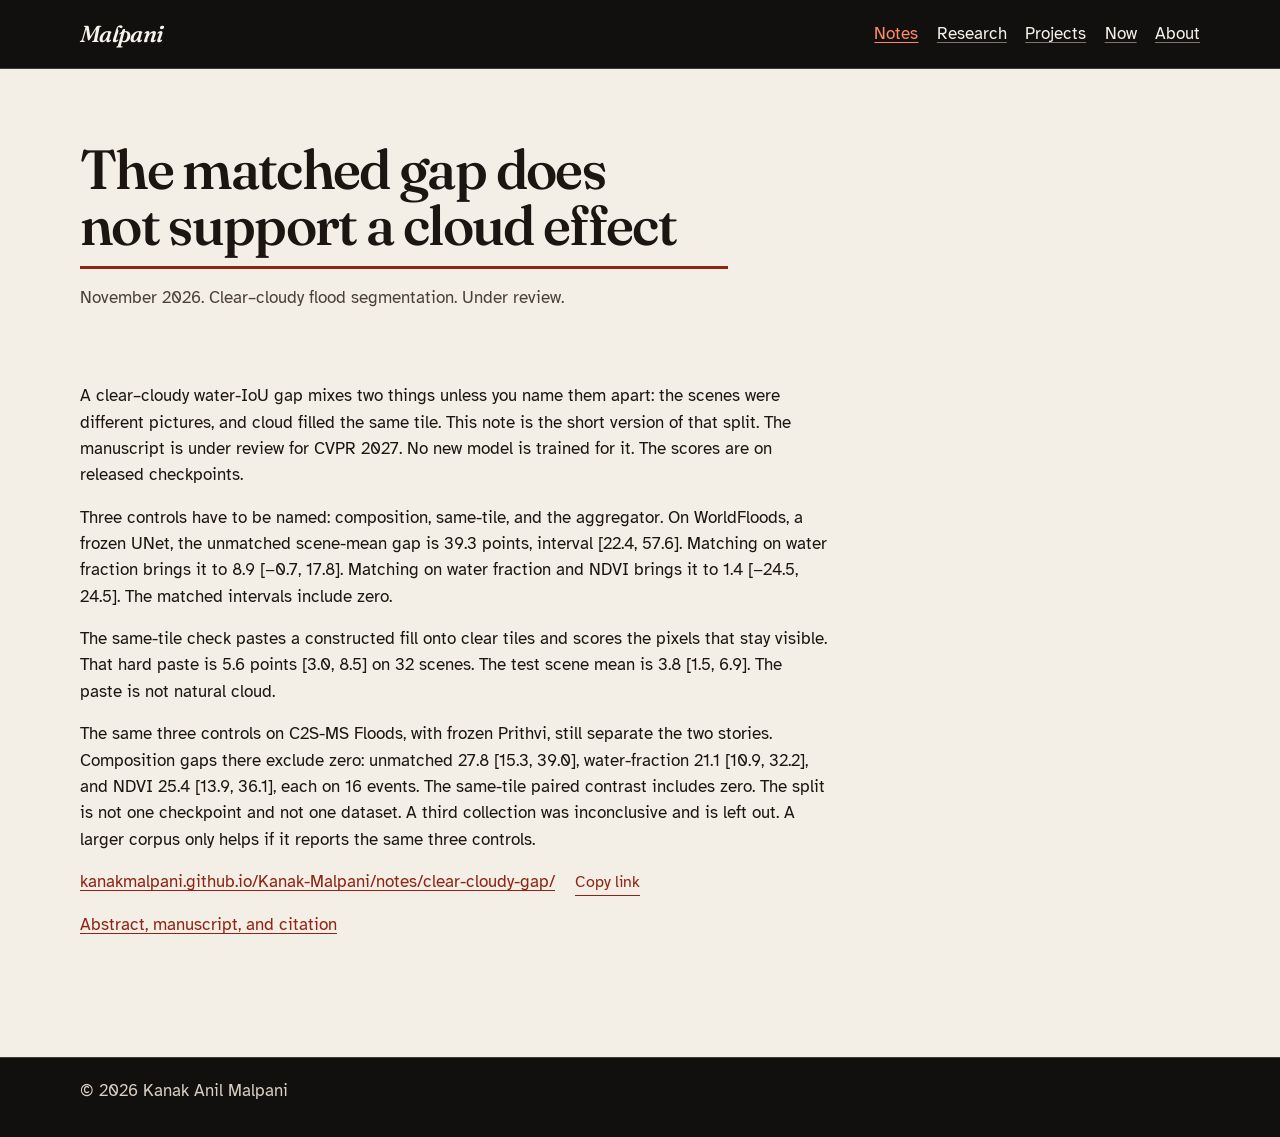
<file: notes/clear-cloudy-gap/index.html>
<!DOCTYPE html>
<html lang="en">
  <head>
    <meta charset="utf-8" />
    <meta name="viewport" content="width=device-width, initial-scale=1" />
    <title>The matched gap does not support a cloud effect — Kanak Malpani</title>
    <meta
      name="description"
      content="A note on the clear–cloudy water-IoU audit. Released checkpoints, three named controls, no new training. WorldFloods and C2S-MS."
    />
    <link rel="canonical" href="https://kanakmalpani.github.io/Kanak-Malpani/notes/clear-cloudy-gap/" />
    <meta name="theme-color" content="#12100e" />
    <meta property="og:type" content="article" />
    <meta property="og:title" content="The matched gap does not support a cloud effect" />
    <meta
      property="og:description"
      content="WorldFloods and C2S-MS, scored on released checkpoints. The unmatched water-IoU gap shrinks once scene composition is matched. The same-tile paste is not natural cloud."
    />
    <meta property="og:url" content="https://kanakmalpani.github.io/Kanak-Malpani/notes/clear-cloudy-gap/" />
    <meta property="og:image" content="https://kanakmalpani.github.io/Kanak-Malpani/og.png" />
    <meta name="twitter:card" content="summary_large_image" />
    <link rel="icon" href="../../favicon.svg" type="image/svg+xml" />
    <link rel="preconnect" href="https://fonts.googleapis.com" />
    <link rel="preconnect" href="https://fonts.gstatic.com" crossorigin />
    <link
      href="https://fonts.googleapis.com/css2?family=Atkinson+Hyperlegible:ital,wght@0,400;0,700;1,400&family=Fraunces:ital,opsz,wght@0,9..144,460;0,9..144,600;1,9..144,460;1,9..144,560&display=swap"
      rel="stylesheet"
    />
    <link rel="stylesheet" href="../../styles.css" />
  </head>
  <body class="page">
    <a class="skip" href="#content">Skip to note</a>
    <header class="bar">
      <div class="wrap bar-inner">
        <a class="mark" href="../../">Malpani</a>
        <nav aria-label="Site">
          <a href="../" aria-current="page">Notes</a>
          <a href="../../research/">Research</a>
          <a href="../../projects/">Projects</a>
          <a href="../../now/">Now</a>
          <a href="../../about/">About</a>
        </nav>
      </div>
    </header>

    <main id="content">
      <header class="page-open">
        <div class="wrap">
          <h1 class="ruled long">The matched gap does not support a cloud effect</h1>
          <p class="cite">November 2026. Clear–cloudy flood segmentation. Under review.</p>
        </div>
      </header>
      <div class="wrap prose">
        <p>
          A clear–cloudy water-IoU gap mixes two things unless you name them apart: the scenes were different pictures, and cloud filled the same tile. This note is the short version of that split. The manuscript is under review for CVPR 2027. No new model is trained for it. The scores are on released checkpoints.
        </p>
        <p>
          Three controls have to be named: composition, same-tile, and the aggregator. On WorldFloods, a frozen UNet, the unmatched scene-mean gap is 39.3 points, interval [22.4, 57.6]. Matching on water fraction brings it to 8.9 [−0.7, 17.8]. Matching on water fraction and NDVI brings it to 1.4 [−24.5, 24.5]. The matched intervals include zero.
        </p>
        <p>
          The same-tile check pastes a constructed fill onto clear tiles and scores the pixels that stay visible. That hard paste is 5.6 points [3.0, 8.5] on 32 scenes. The test scene mean is 3.8 [1.5, 6.9]. The paste is not natural cloud.
        </p>
        <p>
          The same three controls on C2S-MS Floods, with frozen Prithvi, still separate the two stories. Composition gaps there exclude zero: unmatched 27.8 [15.3, 39.0], water-fraction 21.1 [10.9, 32.2], and NDVI 25.4 [13.9, 36.1], each on 16 events. The same-tile paired contrast includes zero. The split is not one checkpoint and not one dataset. A third collection was inconclusive and is left out. A larger corpus only helps if it reports the same three controls.
        </p>
        <p class="permalink">
          <a href="https://kanakmalpani.github.io/Kanak-Malpani/notes/clear-cloudy-gap/">kanakmalpani.github.io/Kanak-Malpani/notes/clear-cloudy-gap/</a>
          <button class="copy" type="button" data-copy-path="notes/clear-cloudy-gap/">Copy link</button>
        </p>
        <p>
          <a href="../../research/worldfloods/">Abstract, manuscript, and citation</a>
        </p>
      </div>
    </main>

    <footer class="colophon">
      <div class="wrap">
        <p>© 2026 Kanak Anil Malpani</p>
      </div>
    </footer>
    <script src="../../site.js"></script>
  </body>
</html>
</file>
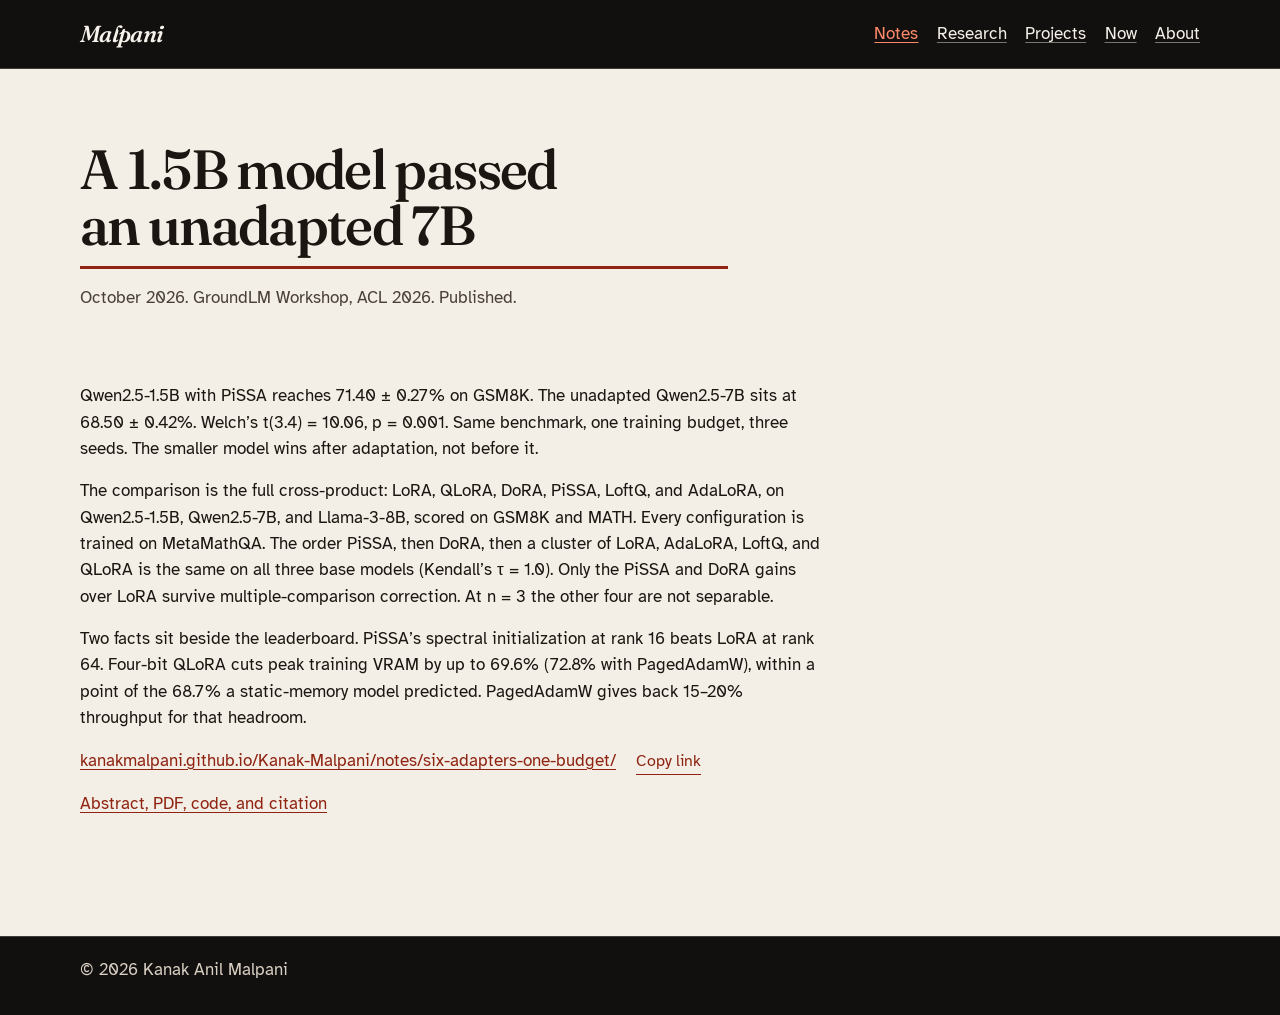
<file: notes/six-adapters-one-budget/index.html>
<!DOCTYPE html>
<html lang="en">
  <head>
    <meta charset="utf-8" />
    <meta name="viewport" content="width=device-width, initial-scale=1" />
    <title>A 1.5B model passed an unadapted 7B — Kanak Malpani</title>
    <meta
      name="description"
      content="Six PEFT methods, three base models, one budget. Qwen2.5-1.5B with PiSSA reached 71.40% on GSM8K. GroundLM Workshop, ACL 2026."
    />
    <link rel="canonical" href="https://kanakmalpani.github.io/Kanak-Malpani/notes/six-adapters-one-budget/" />
    <meta name="theme-color" content="#12100e" />
    <meta property="og:type" content="article" />
    <meta property="og:title" content="A 1.5B model passed an unadapted 7B" />
    <meta
      property="og:description"
      content="Qwen2.5-1.5B with PiSSA scored 71.40% on GSM8K, above an unadapted 7B at 68.50%. The method order held across three base models. Only PiSSA and DoRA beat LoRA after correction."
    />
    <meta property="og:url" content="https://kanakmalpani.github.io/Kanak-Malpani/notes/six-adapters-one-budget/" />
    <meta property="og:image" content="https://kanakmalpani.github.io/Kanak-Malpani/og.png" />
    <meta name="twitter:card" content="summary_large_image" />
    <link rel="icon" href="../../favicon.svg" type="image/svg+xml" />
    <link rel="preconnect" href="https://fonts.googleapis.com" />
    <link rel="preconnect" href="https://fonts.gstatic.com" crossorigin />
    <link
      href="https://fonts.googleapis.com/css2?family=Atkinson+Hyperlegible:ital,wght@0,400;0,700;1,400&family=Fraunces:ital,opsz,wght@0,9..144,460;0,9..144,600;1,9..144,460;1,9..144,560&display=swap"
      rel="stylesheet"
    />
    <link rel="stylesheet" href="../../styles.css" />
  </head>
  <body class="page">
    <a class="skip" href="#content">Skip to note</a>
    <header class="bar">
      <div class="wrap bar-inner">
        <a class="mark" href="../../">Malpani</a>
        <nav aria-label="Site">
          <a href="../" aria-current="page">Notes</a>
          <a href="../../research/">Research</a>
          <a href="../../projects/">Projects</a>
          <a href="../../now/">Now</a>
          <a href="../../about/">About</a>
        </nav>
      </div>
    </header>

    <main id="content">
      <header class="page-open">
        <div class="wrap">
          <h1 class="ruled long">A 1.5B model passed an unadapted 7B</h1>
          <p class="cite">October 2026. GroundLM Workshop, ACL 2026. Published.</p>
        </div>
      </header>
      <div class="wrap prose">
        <p>
          Qwen2.5-1.5B with PiSSA reaches 71.40 ± 0.27% on GSM8K. The unadapted Qwen2.5-7B sits at 68.50 ± 0.42%. Welch’s t(3.4) = 10.06, p = 0.001. Same benchmark, one training budget, three seeds. The smaller model wins after adaptation, not before it.
        </p>
        <p>
          The comparison is the full cross-product: LoRA, QLoRA, DoRA, PiSSA, LoftQ, and AdaLoRA, on Qwen2.5-1.5B, Qwen2.5-7B, and Llama-3-8B, scored on GSM8K and MATH. Every configuration is trained on MetaMathQA. The order PiSSA, then DoRA, then a cluster of LoRA, AdaLoRA, LoftQ, and QLoRA is the same on all three base models (Kendall’s τ = 1.0). Only the PiSSA and DoRA gains over LoRA survive multiple-comparison correction. At n = 3 the other four are not separable.
        </p>
        <p>
          Two facts sit beside the leaderboard. PiSSA’s spectral initialization at rank 16 beats LoRA at rank 64. Four-bit QLoRA cuts peak training VRAM by up to 69.6% (72.8% with PagedAdamW), within a point of the 68.7% a static-memory model predicted. PagedAdamW gives back 15–20% throughput for that headroom.
        </p>
        <p class="permalink">
          <a href="https://kanakmalpani.github.io/Kanak-Malpani/notes/six-adapters-one-budget/">kanakmalpani.github.io/Kanak-Malpani/notes/six-adapters-one-budget/</a>
          <button class="copy" type="button" data-copy-path="notes/six-adapters-one-budget/">Copy link</button>
        </p>
        <p>
          <a href="../../research/groundlm/">Abstract, PDF, code, and citation</a>
        </p>
      </div>
    </main>

    <footer class="colophon">
      <div class="wrap">
        <p>© 2026 Kanak Anil Malpani</p>
      </div>
    </footer>
    <script src="../../site.js"></script>
  </body>
</html>
</file>
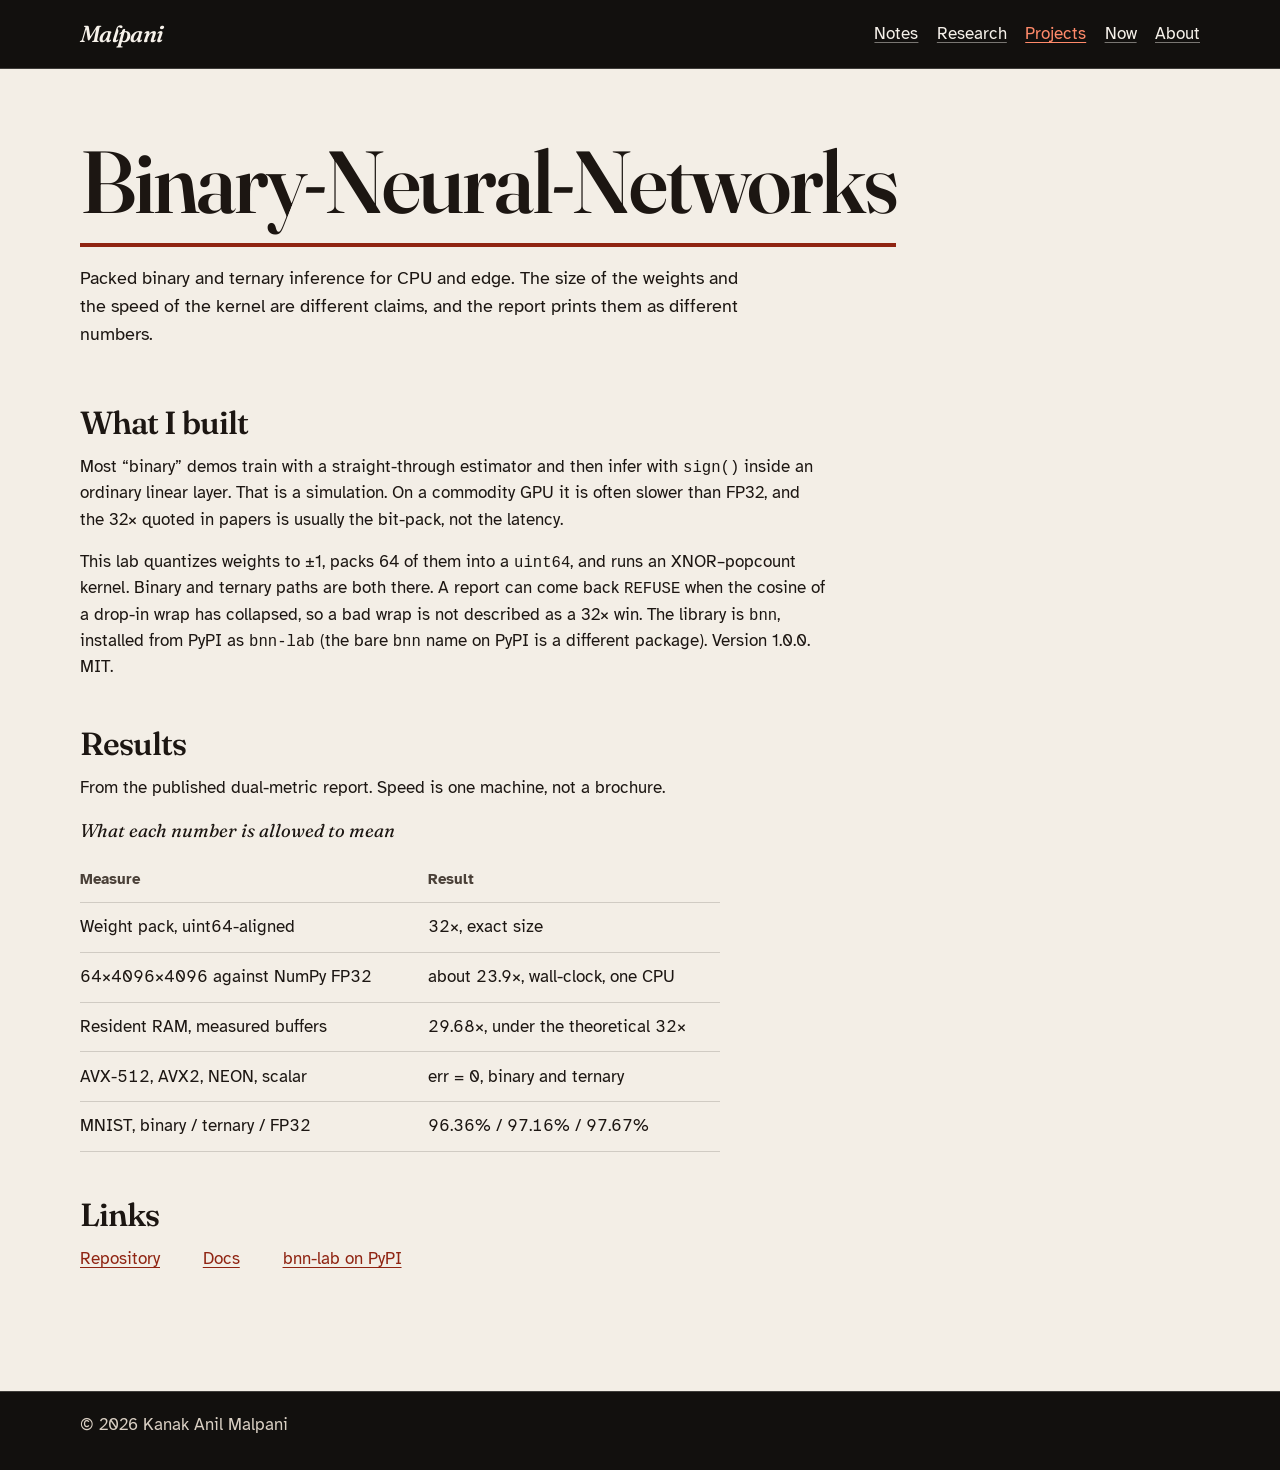
<file: projects/binary-neural-networks/index.html>
<!DOCTYPE html>
<html lang="en">
  <head>
    <meta charset="utf-8" />
    <meta name="viewport" content="width=device-width, initial-scale=1" />
    <title>Binary-Neural-Networks — Kanak Malpani</title>
    <meta
      name="description"
      content="Packed binary and ternary CPU inference. 32× is the uint64 weight pack. About 23.9× is wall-clock against NumPy FP32 on a 64×4096×4096 run."
    />
    <link rel="canonical" href="https://kanakmalpani.github.io/Kanak-Malpani/projects/binary-neural-networks/" />
    <meta name="theme-color" content="#12100e" />
    <meta property="og:title" content="Binary-Neural-Networks" />
    <meta
      property="og:description"
      content="Packed XNOR–popcount kernels. The 32× pack and the measured speed are reported as different numbers."
    />
    <meta property="og:url" content="https://kanakmalpani.github.io/Kanak-Malpani/projects/binary-neural-networks/" />
    <meta property="og:image" content="https://kanakmalpani.github.io/Kanak-Malpani/og.png" />
    <meta name="twitter:card" content="summary_large_image" />
    <link rel="icon" href="../../favicon.svg" type="image/svg+xml" />
    <link rel="preconnect" href="https://fonts.googleapis.com" />
    <link rel="preconnect" href="https://fonts.gstatic.com" crossorigin />
    <link
      href="https://fonts.googleapis.com/css2?family=Atkinson+Hyperlegible:ital,wght@0,400;0,700;1,400&family=Fraunces:ital,opsz,wght@0,9..144,460;0,9..144,600;1,9..144,460;1,9..144,560&display=swap"
      rel="stylesheet"
    />
    <link rel="stylesheet" href="../../styles.css" />
  </head>
  <body class="page">
    <a class="skip" href="#content">Skip to project</a>
    <header class="bar">
      <div class="wrap bar-inner">
        <a class="mark" href="../../">Malpani</a>
        <nav aria-label="Site">
          <a href="../../notes/">Notes</a>
          <a href="../../research/">Research</a>
          <a href="../" aria-current="page">Projects</a>
          <a href="../../now/">Now</a>
          <a href="../../about/">About</a>
        </nav>
      </div>
    </header>

    <main id="content">
      <header class="page-open">
        <div class="wrap">
          <h1 class="ruled">Binary-Neural-Networks</h1>
          <p class="deck">
            Packed binary and ternary inference for CPU and edge. The size of the weights and the speed of the kernel are different claims, and the report prints them as different numbers.
          </p>
        </div>
      </header>
      <div class="wrap prose">
        <h2>What I built</h2>
        <p>
          Most “binary” demos train with a straight-through estimator and then infer with <code>sign()</code> inside an ordinary linear layer. That is a simulation. On a commodity GPU it is often slower than FP32, and the 32× quoted in papers is usually the bit-pack, not the latency.
        </p>
        <p>
          This lab quantizes weights to ±1, packs 64 of them into a <code>uint64</code>, and runs an XNOR–popcount kernel. Binary and ternary paths are both there. A report can come back <code>REFUSE</code> when the cosine of a drop-in wrap has collapsed, so a bad wrap is not described as a 32× win. The library is <code>bnn</code>, installed from PyPI as <code>bnn-lab</code> (the bare <code>bnn</code> name on PyPI is a different package). Version 1.0.0. MIT.
        </p>

        <h2>Results</h2>
        <p>From the published dual-metric report. Speed is one machine, not a brochure.</p>
        <table class="sheet wide-sheet">
          <caption>What each number is allowed to mean</caption>
          <thead>
            <tr>
              <th scope="col">Measure</th>
              <th scope="col">Result</th>
            </tr>
          </thead>
          <tbody>
            <tr>
              <th scope="row">Weight pack, uint64-aligned</th>
              <td>32×, exact size</td>
            </tr>
            <tr>
              <th scope="row">64×4096×4096 against NumPy FP32</th>
              <td>about 23.9×, wall-clock, one CPU</td>
            </tr>
            <tr>
              <th scope="row">Resident RAM, measured buffers</th>
              <td>29.68×, under the theoretical 32×</td>
            </tr>
            <tr>
              <th scope="row">AVX-512, AVX2, NEON, scalar</th>
              <td>err = 0, binary and ternary</td>
            </tr>
            <tr>
              <th scope="row">MNIST, binary / ternary / FP32</th>
              <td>96.36% / 97.16% / 97.67%</td>
            </tr>
          </tbody>
        </table>

        <h2>Links</h2>
        <ul class="materials">
          <li><a class="out" href="https://github.com/KanakMalpani/Binary-Neural-Networks">Repository</a></li>
          <li><a class="out" href="https://kanakmalpani.github.io/Binary-Neural-Networks/">Docs</a></li>
          <li><a class="out" href="https://pypi.org/project/bnn-lab/">bnn-lab on PyPI</a></li>
        </ul>
      </div>
    </main>

    <footer class="colophon">
      <div class="wrap">
        <p>© 2026 Kanak Anil Malpani</p>
      </div>
    </footer>
    <script src="../../site.js"></script>
  </body>
</html>
</file>
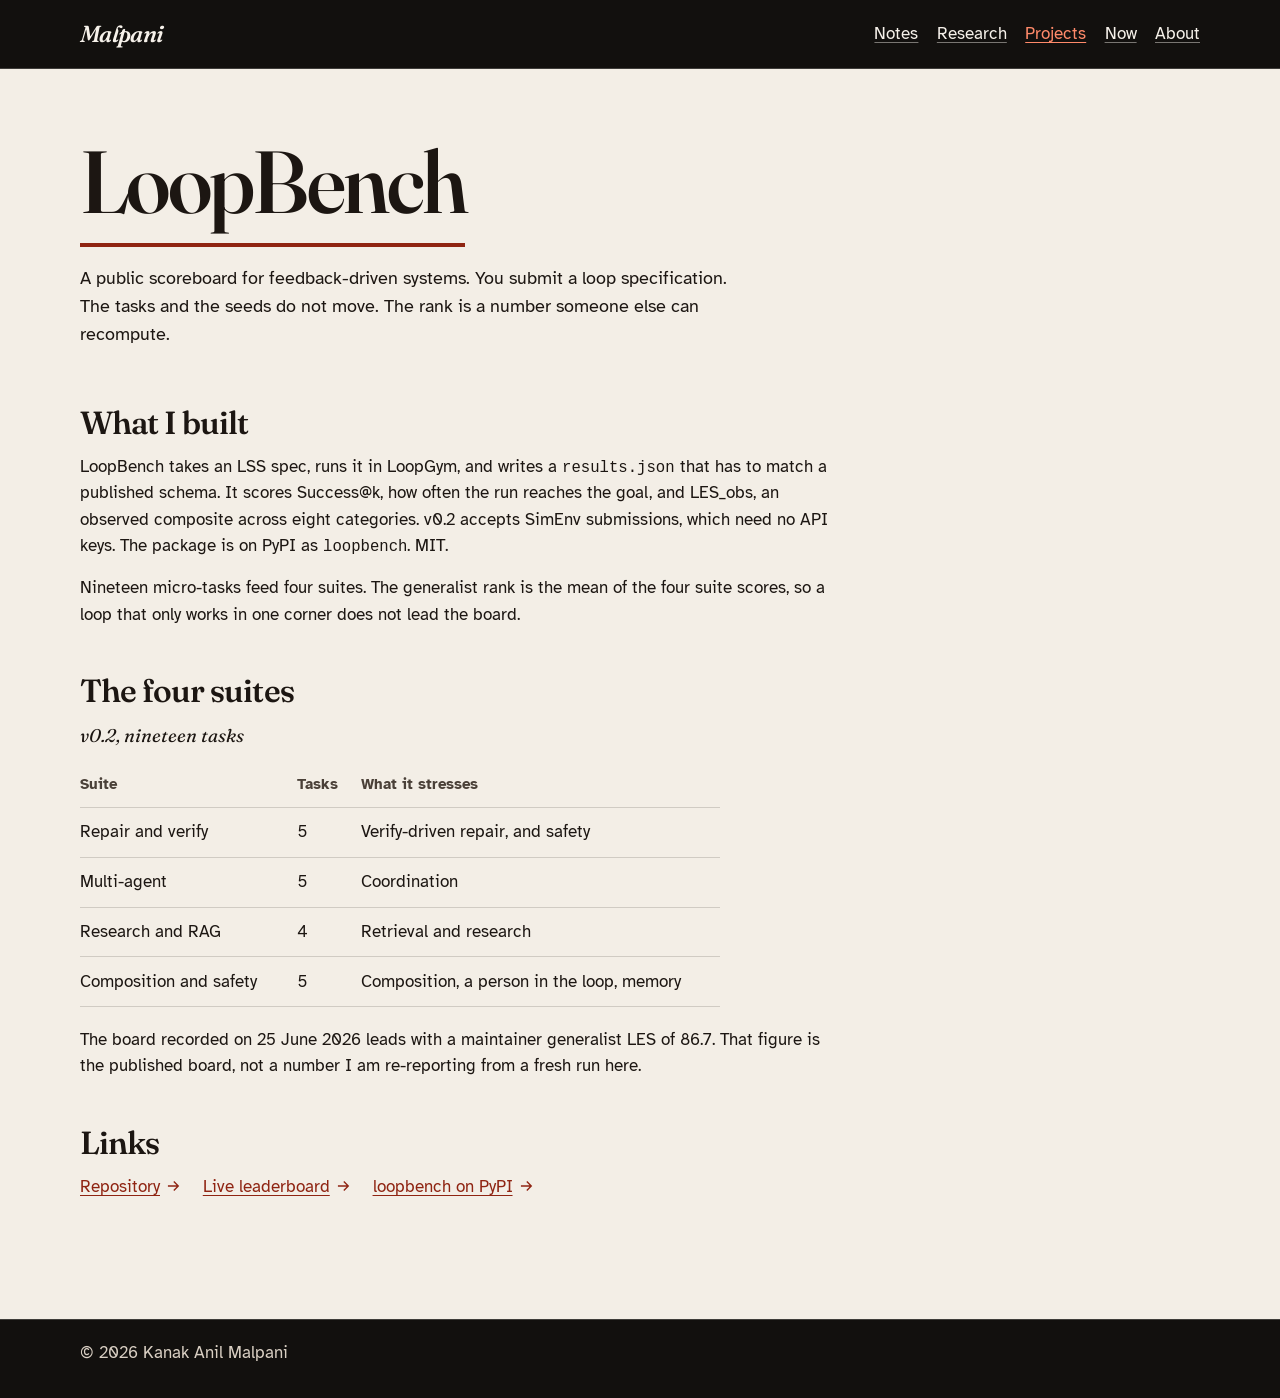
<file: projects/loopbench/index.html>
<!DOCTYPE html>
<html lang="en">
  <head>
    <meta charset="utf-8" />
    <meta name="viewport" content="width=device-width, initial-scale=1" />
    <title>LoopBench — Kanak Malpani</title>
    <meta
      name="description"
      content="LoopBench is a public scoreboard for feedback-driven loops. Nineteen fixed tasks, four suites, fixed seeds, and a generalist rank anyone can recompute."
    />
    <link rel="canonical" href="https://kanakmalpani.github.io/Kanak-Malpani/projects/loopbench/" />
    <meta name="theme-color" content="#12100e" />
    <meta property="og:title" content="LoopBench" />
    <meta
      property="og:description"
      content="Fixed tasks, fixed seeds, a public leaderboard. Nineteen tasks across four suites."
    />
    <meta property="og:url" content="https://kanakmalpani.github.io/Kanak-Malpani/projects/loopbench/" />
    <meta property="og:image" content="https://kanakmalpani.github.io/Kanak-Malpani/og.png" />
    <meta name="twitter:card" content="summary_large_image" />
    <link rel="icon" href="../../favicon.svg" type="image/svg+xml" />
    <link rel="preconnect" href="https://fonts.googleapis.com" />
    <link rel="preconnect" href="https://fonts.gstatic.com" crossorigin />
    <link
      href="https://fonts.googleapis.com/css2?family=Atkinson+Hyperlegible:ital,wght@0,400;0,700;1,400&family=Fraunces:ital,opsz,wght@0,9..144,460;0,9..144,600;1,9..144,460;1,9..144,560&display=swap"
      rel="stylesheet"
    />
    <link rel="stylesheet" href="../../styles.css" />
  </head>
  <body class="page">
    <a class="skip" href="#content">Skip to project</a>
    <header class="bar">
      <div class="wrap bar-inner">
        <a class="mark" href="../../">Malpani</a>
        <nav aria-label="Site">
          <a href="../../notes/">Notes</a>
          <a href="../../research/">Research</a>
          <a href="../" aria-current="page">Projects</a>
          <a href="../../now/">Now</a>
          <a href="../../about/">About</a>
        </nav>
      </div>
    </header>

    <main id="content">
      <header class="page-open">
        <div class="wrap">
          <h1 class="ruled">LoopBench</h1>
          <p class="deck">
            A public scoreboard for feedback-driven systems. You submit a loop specification. The tasks and the seeds do not move. The rank is a number someone else can recompute.
          </p>
        </div>
      </header>
      <div class="wrap prose">
        <h2>What I built</h2>
        <p>
          LoopBench takes an LSS spec, runs it in LoopGym, and writes a <code>results.json</code> that has to match a published schema. It scores Success@k, how often the run reaches the goal, and LES_obs, an observed composite across eight categories. v0.2 accepts SimEnv submissions, which need no API keys. The package is on PyPI as <code>loopbench</code>. MIT.
        </p>
        <p>
          Nineteen micro-tasks feed four suites. The generalist rank is the mean of the four suite scores, so a loop that only works in one corner does not lead the board.
        </p>

        <h2>The four suites</h2>
        <table class="sheet wide-sheet">
          <caption>v0.2, nineteen tasks</caption>
          <thead>
            <tr>
              <th scope="col">Suite</th>
              <th scope="col">Tasks</th>
              <th scope="col">What it stresses</th>
            </tr>
          </thead>
          <tbody>
            <tr>
              <th scope="row">Repair and verify</th>
              <td>5</td>
              <td>Verify-driven repair, and safety</td>
            </tr>
            <tr>
              <th scope="row">Multi-agent</th>
              <td>5</td>
              <td>Coordination</td>
            </tr>
            <tr>
              <th scope="row">Research and RAG</th>
              <td>4</td>
              <td>Retrieval and research</td>
            </tr>
            <tr>
              <th scope="row">Composition and safety</th>
              <td>5</td>
              <td>Composition, a person in the loop, memory</td>
            </tr>
          </tbody>
        </table>
        <p>
          The board recorded on 25 June 2026 leads with a maintainer generalist LES of 86.7. That figure is the published board, not a number I am re-reporting from a fresh run here.
        </p>

        <h2>Links</h2>
        <ul class="materials">
          <li><a class="out" href="https://github.com/KanakMalpani/LoopBench">Repository</a></li>
          <li><a class="out" href="https://kanakmalpani.github.io/LoopBench/">Live leaderboard</a></li>
          <li><a class="out" href="https://pypi.org/project/loopbench/">loopbench on PyPI</a></li>
        </ul>
      </div>
    </main>

    <footer class="colophon">
      <div class="wrap">
        <p>© 2026 Kanak Anil Malpani</p>
      </div>
    </footer>
    <script src="../../site.js"></script>
  </body>
</html>
</file>
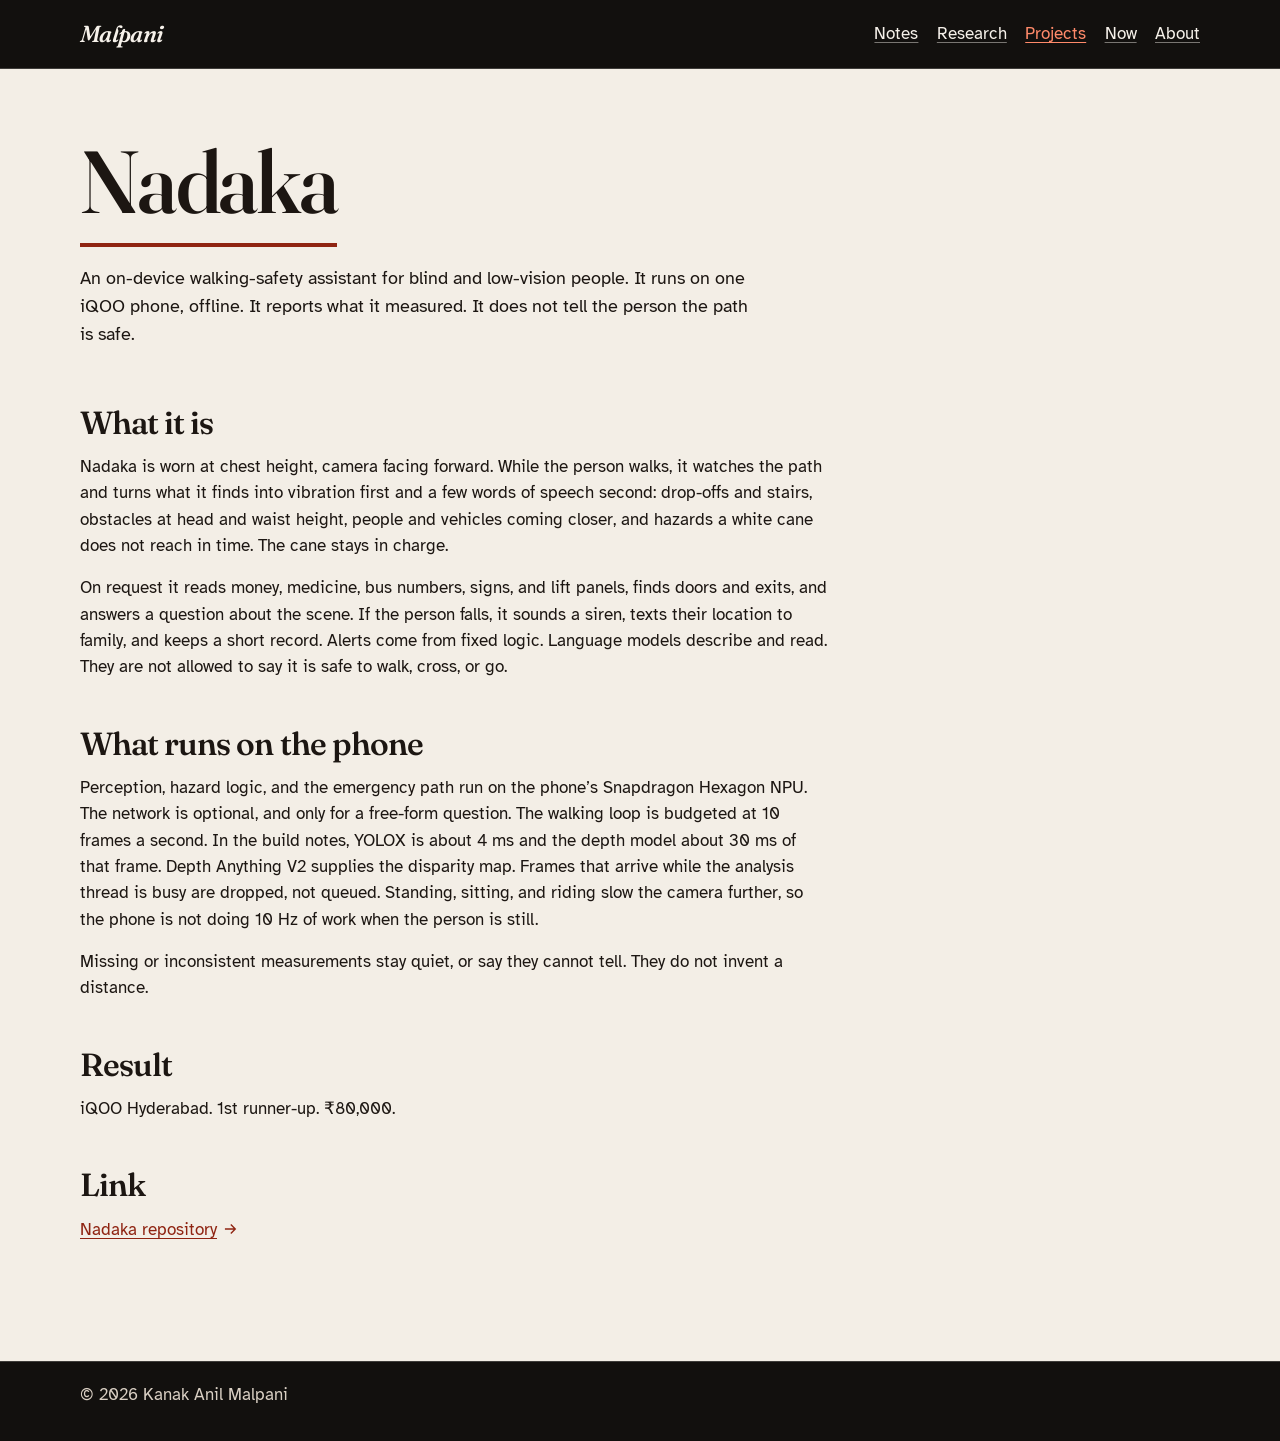
<file: projects/nadaka/index.html>
<!DOCTYPE html>
<html lang="en">
  <head>
    <meta charset="utf-8" />
    <meta name="viewport" content="width=device-width, initial-scale=1" />
    <title>Nadaka — Kanak Malpani</title>
    <meta
      name="description"
      content="Nadaka is an on-device walking-safety assistant for blind and low-vision people. It runs offline on one iQOO phone. 1st runner-up, iQOO Hyderabad."
    />
    <link rel="canonical" href="https://kanakmalpani.github.io/Kanak-Malpani/projects/nadaka/" />
    <meta name="theme-color" content="#12100e" />
    <meta property="og:title" content="Nadaka" />
    <meta
      property="og:description"
      content="Walking safety on one phone, offline. Vibration first, speech second. It never says the path is safe."
    />
    <meta property="og:url" content="https://kanakmalpani.github.io/Kanak-Malpani/projects/nadaka/" />
    <meta property="og:image" content="https://kanakmalpani.github.io/Kanak-Malpani/og.png" />
    <meta name="twitter:card" content="summary_large_image" />
    <link rel="icon" href="../../favicon.svg" type="image/svg+xml" />
    <link rel="preconnect" href="https://fonts.googleapis.com" />
    <link rel="preconnect" href="https://fonts.gstatic.com" crossorigin />
    <link
      href="https://fonts.googleapis.com/css2?family=Atkinson+Hyperlegible:ital,wght@0,400;0,700;1,400&family=Fraunces:ital,opsz,wght@0,9..144,460;0,9..144,600;1,9..144,460;1,9..144,560&display=swap"
      rel="stylesheet"
    />
    <link rel="stylesheet" href="../../styles.css" />
  </head>
  <body class="page">
    <a class="skip" href="#content">Skip to project</a>
    <header class="bar">
      <div class="wrap bar-inner">
        <a class="mark" href="../../">Malpani</a>
        <nav aria-label="Site">
          <a href="../../notes/">Notes</a>
          <a href="../../research/">Research</a>
          <a href="../" aria-current="page">Projects</a>
          <a href="../../now/">Now</a>
          <a href="../../about/">About</a>
        </nav>
      </div>
    </header>

    <main id="content">
      <header class="page-open">
        <div class="wrap">
          <h1 class="ruled">Nadaka</h1>
          <p class="deck">
            An on-device walking-safety assistant for blind and low-vision people. It runs on one iQOO phone, offline. It reports what it measured. It does not tell the person the path is safe.
          </p>
        </div>
      </header>
      <div class="wrap prose">
        <h2>What it is</h2>
        <p>
          Nadaka is worn at chest height, camera facing forward. While the person walks, it watches the path and turns what it finds into vibration first and a few words of speech second: drop-offs and stairs, obstacles at head and waist height, people and vehicles coming closer, and hazards a white cane does not reach in time. The cane stays in charge.
        </p>
        <p>
          On request it reads money, medicine, bus numbers, signs, and lift panels, finds doors and exits, and answers a question about the scene. If the person falls, it sounds a siren, texts their location to family, and keeps a short record. Alerts come from fixed logic. Language models describe and read. They are not allowed to say it is safe to walk, cross, or go.
        </p>

        <h2>What runs on the phone</h2>
        <p>
          Perception, hazard logic, and the emergency path run on the phone’s Snapdragon Hexagon NPU. The network is optional, and only for a free-form question. The walking loop is budgeted at 10 frames a second. In the build notes, YOLOX is about 4 ms and the depth model about 30 ms of that frame. Depth Anything V2 supplies the disparity map. Frames that arrive while the analysis thread is busy are dropped, not queued. Standing, sitting, and riding slow the camera further, so the phone is not doing 10 Hz of work when the person is still.
        </p>
        <p>
          Missing or inconsistent measurements stay quiet, or say they cannot tell. They do not invent a distance.
        </p>

        <h2>Result</h2>
        <p>iQOO Hyderabad. 1st runner-up. ₹80,000.</p>

        <h2>Link</h2>
        <ul class="materials">
          <li><a class="out" href="https://github.com/aadityaa0523/iqoo-Hyderabad">Nadaka repository</a></li>
        </ul>
      </div>
    </main>

    <footer class="colophon">
      <div class="wrap">
        <p>© 2026 Kanak Anil Malpani</p>
      </div>
    </footer>
    <script src="../../site.js"></script>
  </body>
</html>
</file>
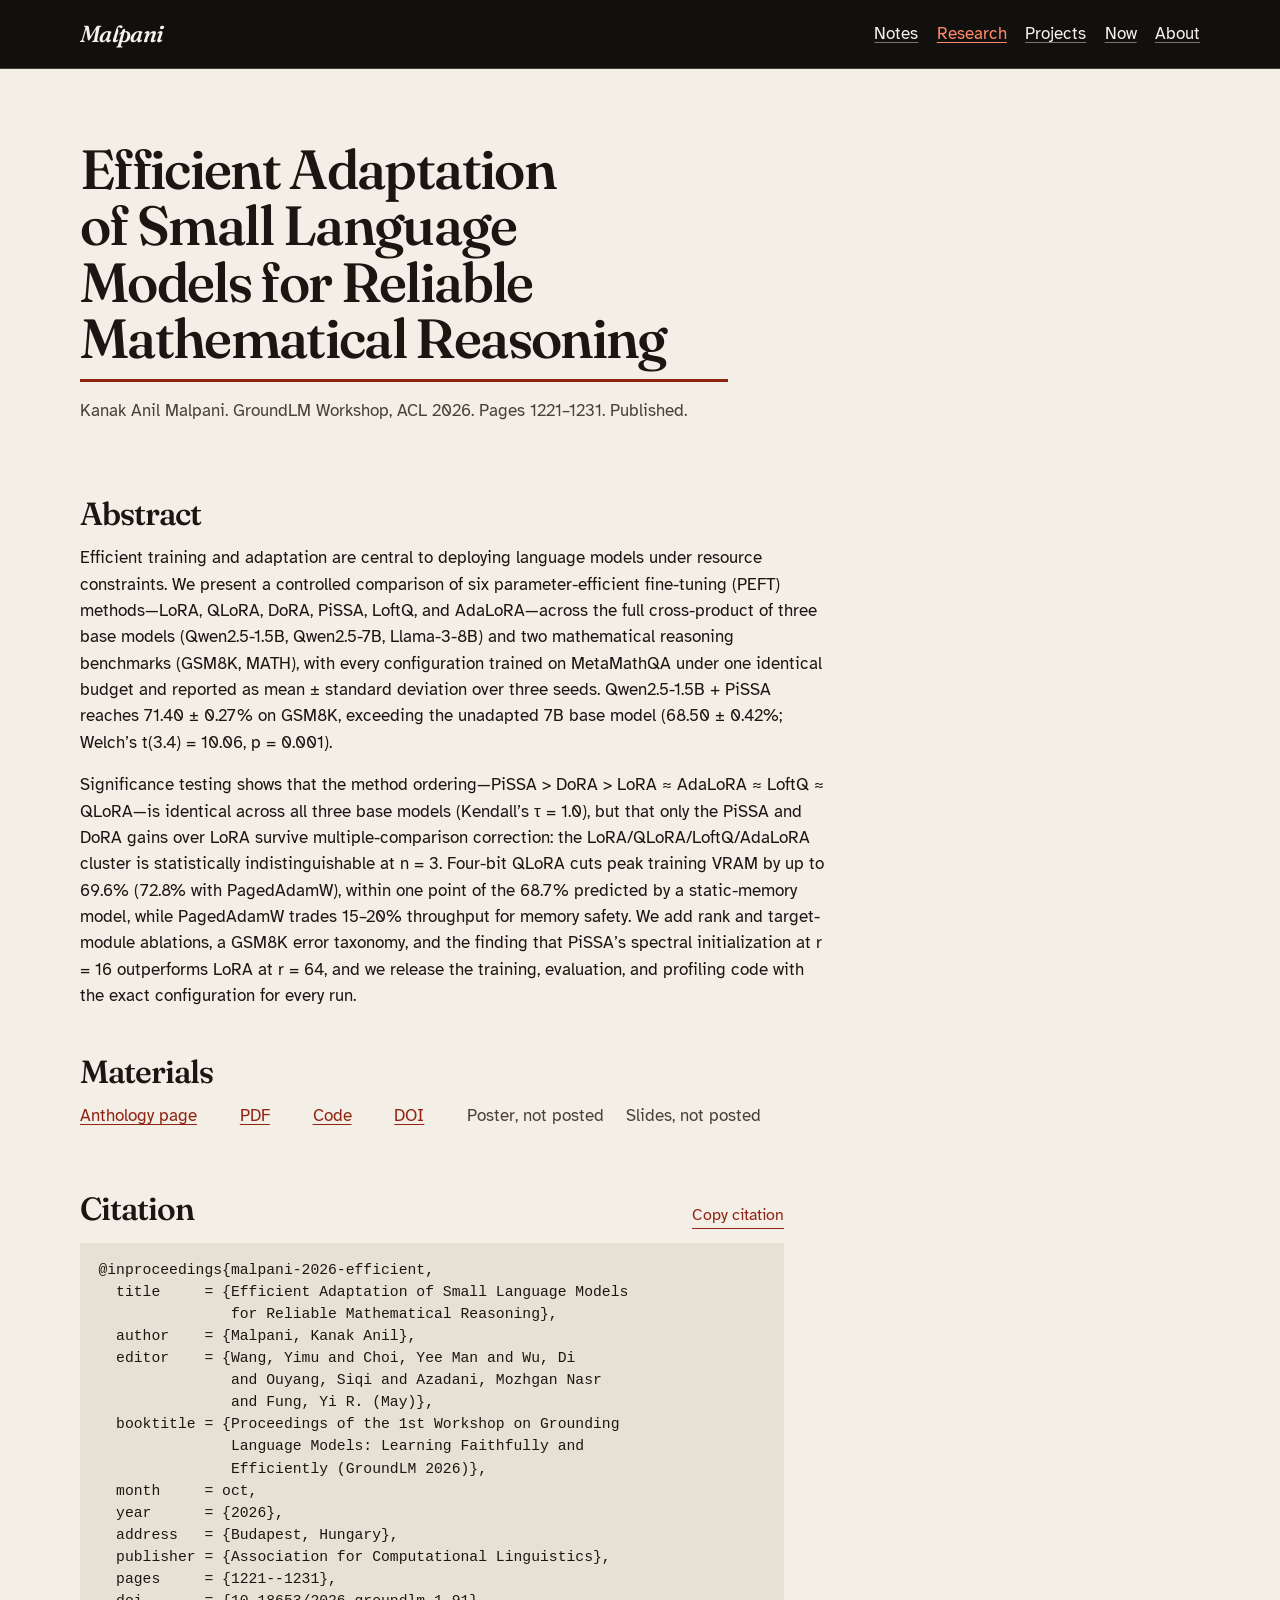
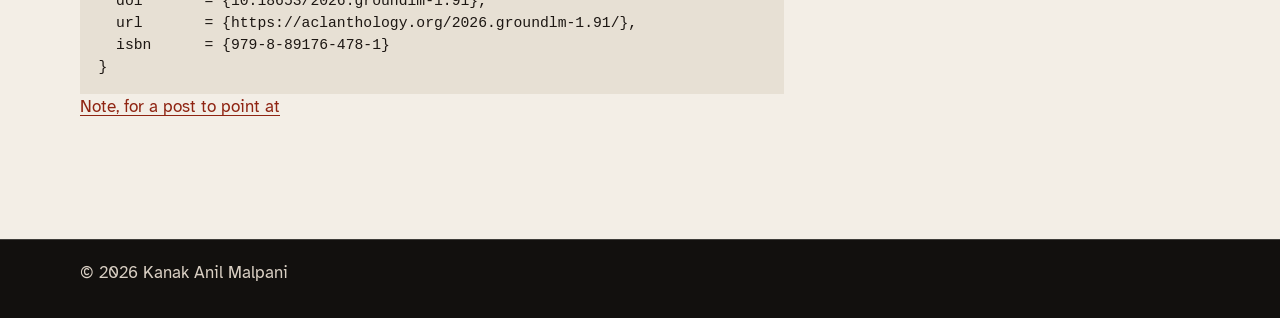
<file: research/groundlm/index.html>
<!DOCTYPE html>
<html lang="en">
  <head>
    <meta charset="utf-8" />
    <meta name="viewport" content="width=device-width, initial-scale=1" />
    <title>Efficient Adaptation of Small Language Models for Reliable Mathematical Reasoning — Kanak Malpani</title>
    <meta
      name="description"
      content="Kanak Anil Malpani. GroundLM Workshop, ACL 2026. Abstract, PDF, training code, and a citation for the six-method PEFT comparison."
    />
    <link rel="canonical" href="https://kanakmalpani.github.io/Kanak-Malpani/research/groundlm/" />
    <meta name="theme-color" content="#12100e" />
    <meta property="og:type" content="article" />
    <meta property="og:title" content="Efficient Adaptation of Small Language Models for Reliable Mathematical Reasoning" />
    <meta
      property="og:description"
      content="Published at the GroundLM Workshop, ACL 2026. Qwen2.5-1.5B with PiSSA reaches 71.40% on GSM8K."
    />
    <meta property="og:url" content="https://kanakmalpani.github.io/Kanak-Malpani/research/groundlm/" />
    <meta property="og:image" content="https://kanakmalpani.github.io/Kanak-Malpani/og.png" />
    <meta name="twitter:card" content="summary_large_image" />
    <link rel="icon" href="../../favicon.svg" type="image/svg+xml" />
    <link rel="preconnect" href="https://fonts.googleapis.com" />
    <link rel="preconnect" href="https://fonts.gstatic.com" crossorigin />
    <link
      href="https://fonts.googleapis.com/css2?family=Atkinson+Hyperlegible:ital,wght@0,400;0,700;1,400&family=Fraunces:ital,opsz,wght@0,9..144,460;0,9..144,600;1,9..144,460;1,9..144,560&display=swap"
      rel="stylesheet"
    />
    <link rel="stylesheet" href="../../styles.css" />
    <script type="application/ld+json">
      {
        "@context": "https://schema.org",
        "@type": "ScholarlyArticle",
        "headline": "Efficient Adaptation of Small Language Models for Reliable Mathematical Reasoning",
        "author": { "@type": "Person", "name": "Kanak Anil Malpani" },
        "datePublished": "2026-10",
        "publisher": { "@type": "Organization", "name": "Association for Computational Linguistics" },
        "sameAs": "https://doi.org/10.18653/2026.groundlm-1.91"
      }
    </script>
  </head>
  <body class="page">
    <a class="skip" href="#content">Skip to paper</a>
    <header class="bar">
      <div class="wrap bar-inner">
        <a class="mark" href="../../">Malpani</a>
        <nav aria-label="Site">
          <a href="../../notes/">Notes</a>
          <a href="../" aria-current="page">Research</a>
          <a href="../../projects/">Projects</a>
          <a href="../../now/">Now</a>
          <a href="../../about/">About</a>
        </nav>
      </div>
    </header>

    <main id="content">
      <header class="page-open">
        <div class="wrap">
          <h1 class="ruled long">Efficient Adaptation of Small Language Models for Reliable Mathematical Reasoning</h1>
          <p class="cite">
            Kanak Anil Malpani. GroundLM Workshop, ACL 2026. Pages 1221–1231. Published.
          </p>
        </div>
      </header>
      <div class="wrap prose">
        <h2>Abstract</h2>
        <p>
          Efficient training and adaptation are central to deploying language models under resource constraints. We present a controlled comparison of six parameter-efficient fine-tuning (PEFT) methods—LoRA, QLoRA, DoRA, PiSSA, LoftQ, and AdaLoRA—across the full cross-product of three base models (Qwen2.5-1.5B, Qwen2.5-7B, Llama-3-8B) and two mathematical reasoning benchmarks (GSM8K, MATH), with every configuration trained on MetaMathQA under one identical budget and reported as mean ± standard deviation over three seeds. Qwen2.5-1.5B + PiSSA reaches 71.40 ± 0.27% on GSM8K, exceeding the unadapted 7B base model (68.50 ± 0.42%; Welch’s t(3.4) = 10.06, p = 0.001).
        </p>
        <p>
          Significance testing shows that the method ordering—PiSSA &gt; DoRA &gt; LoRA ≈ AdaLoRA ≈ LoftQ ≈ QLoRA—is identical across all three base models (Kendall’s τ = 1.0), but that only the PiSSA and DoRA gains over LoRA survive multiple-comparison correction: the LoRA/QLoRA/LoftQ/AdaLoRA cluster is statistically indistinguishable at n = 3. Four-bit QLoRA cuts peak training VRAM by up to 69.6% (72.8% with PagedAdamW), within one point of the 68.7% predicted by a static-memory model, while PagedAdamW trades 15–20% throughput for memory safety. We add rank and target-module ablations, a GSM8K error taxonomy, and the finding that PiSSA’s spectral initialization at r = 16 outperforms LoRA at r = 64, and we release the training, evaluation, and profiling code with the exact configuration for every run.
        </p>

        <h2>Materials</h2>
        <ul class="materials">
          <li><a class="out" href="https://aclanthology.org/2026.groundlm-1.91/">Anthology page</a></li>
          <li><a class="out" href="https://aclanthology.org/2026.groundlm-1.91.pdf">PDF</a></li>
          <li><a class="out" href="https://github.com/KanakMalpani/PEFT">Code</a></li>
          <li><a class="out" href="https://doi.org/10.18653/2026.groundlm-1.91">DOI</a></li>
          <li><span class="missing">Poster, not posted</span></li>
          <li><span class="missing">Slides, not posted</span></li>
        </ul>

        <div class="cite-bar">
          <h2>Citation</h2>
          <button class="copy" type="button" data-copy-from="cite-groundlm">Copy citation</button>
        </div>
        <pre class="citation" id="cite-groundlm"><code>@inproceedings{malpani-2026-efficient,
  title     = {Efficient Adaptation of Small Language Models
               for Reliable Mathematical Reasoning},
  author    = {Malpani, Kanak Anil},
  editor    = {Wang, Yimu and Choi, Yee Man and Wu, Di
               and Ouyang, Siqi and Azadani, Mozhgan Nasr
               and Fung, Yi R. (May)},
  booktitle = {Proceedings of the 1st Workshop on Grounding
               Language Models: Learning Faithfully and
               Efficiently (GroundLM 2026)},
  month     = oct,
  year      = {2026},
  address   = {Budapest, Hungary},
  publisher = {Association for Computational Linguistics},
  pages     = {1221--1231},
  doi       = {10.18653/2026.groundlm-1.91},
  url       = {https://aclanthology.org/2026.groundlm-1.91/},
  isbn      = {979-8-89176-478-1}
}</code></pre>

        <p>
          <a href="../../notes/six-adapters-one-budget/">Note, for a post to point at</a>
        </p>
      </div>
    </main>

    <footer class="colophon">
      <div class="wrap">
        <p>© 2026 Kanak Anil Malpani</p>
      </div>
    </footer>
    <script src="../../site.js"></script>
  </body>
</html>
</file>
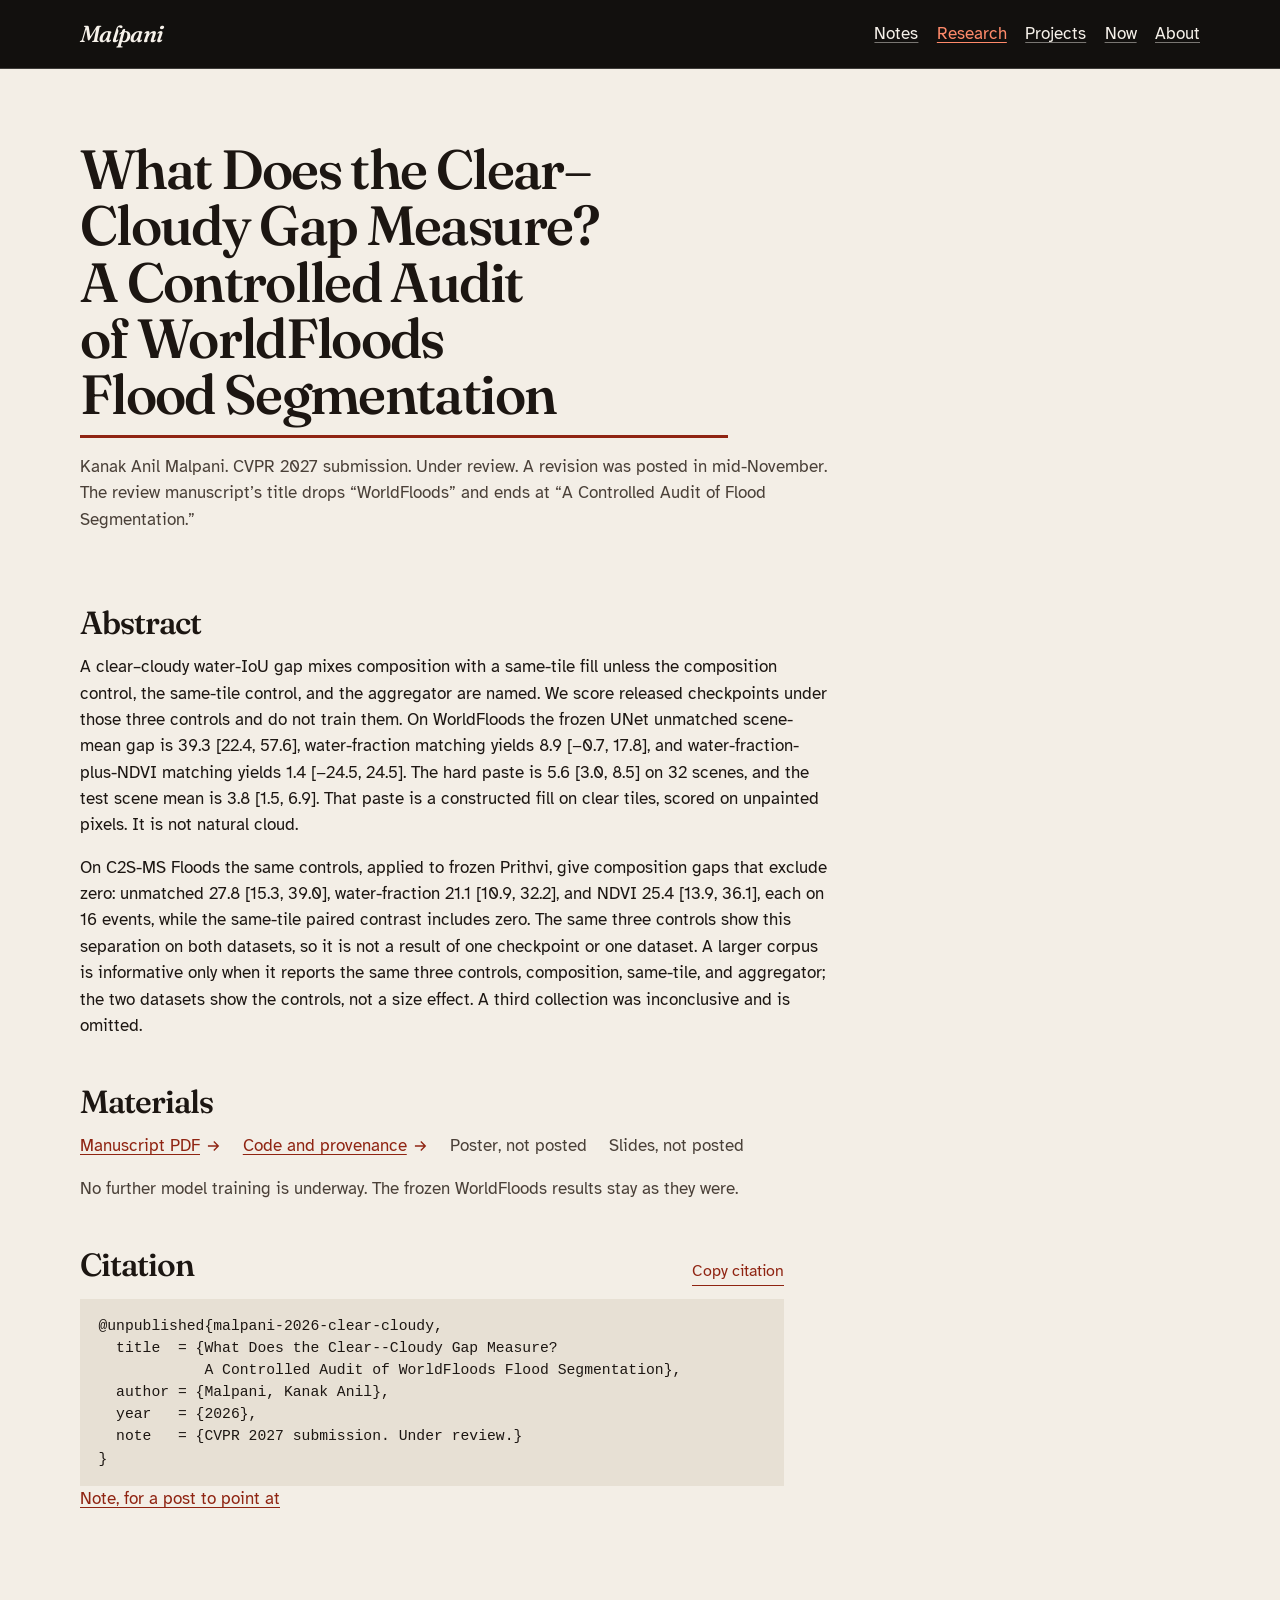
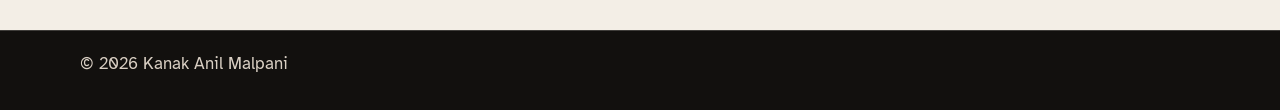
<file: research/worldfloods/index.html>
<!DOCTYPE html>
<html lang="en">
  <head>
    <meta charset="utf-8" />
    <meta name="viewport" content="width=device-width, initial-scale=1" />
    <title>What Does the Clear–Cloudy Gap Measure? — Kanak Malpani</title>
    <meta
      name="description"
      content="Kanak Anil Malpani. A controlled audit of clear–cloudy flood segmentation. CVPR 2027 submission, under review. Abstract, manuscript, and code."
    />
    <link rel="canonical" href="https://kanakmalpani.github.io/Kanak-Malpani/research/worldfloods/" />
    <meta name="theme-color" content="#12100e" />
    <meta property="og:type" content="article" />
    <meta property="og:title" content="What Does the Clear–Cloudy Gap Measure?" />
    <meta
      property="og:description"
      content="CVPR 2027 submission, under review. Released checkpoints, three named controls, no new training."
    />
    <meta property="og:url" content="https://kanakmalpani.github.io/Kanak-Malpani/research/worldfloods/" />
    <meta property="og:image" content="https://kanakmalpani.github.io/Kanak-Malpani/og.png" />
    <meta name="twitter:card" content="summary_large_image" />
    <link rel="icon" href="../../favicon.svg" type="image/svg+xml" />
    <link rel="preconnect" href="https://fonts.googleapis.com" />
    <link rel="preconnect" href="https://fonts.gstatic.com" crossorigin />
    <link
      href="https://fonts.googleapis.com/css2?family=Atkinson+Hyperlegible:ital,wght@0,400;0,700;1,400&family=Fraunces:ital,opsz,wght@0,9..144,460;0,9..144,600;1,9..144,460;1,9..144,560&display=swap"
      rel="stylesheet"
    />
    <link rel="stylesheet" href="../../styles.css" />
  </head>
  <body class="page">
    <a class="skip" href="#content">Skip to paper</a>
    <header class="bar">
      <div class="wrap bar-inner">
        <a class="mark" href="../../">Malpani</a>
        <nav aria-label="Site">
          <a href="../../notes/">Notes</a>
          <a href="../" aria-current="page">Research</a>
          <a href="../../projects/">Projects</a>
          <a href="../../now/">Now</a>
          <a href="../../about/">About</a>
        </nav>
      </div>
    </header>

    <main id="content">
      <header class="page-open">
        <div class="wrap">
          <h1 class="ruled long">What Does the Clear–Cloudy Gap Measure? A Controlled Audit of WorldFloods Flood Segmentation</h1>
          <p class="cite">
            Kanak Anil Malpani. CVPR 2027 submission. Under review.
            A revision was posted in mid-November.
            The review manuscript’s title drops “WorldFloods” and ends at “A Controlled Audit of Flood Segmentation.”
          </p>
        </div>
      </header>
      <div class="wrap prose">
        <h2>Abstract</h2>
        <p>
          A clear–cloudy water-IoU gap mixes composition with a same-tile fill unless the composition control, the same-tile control, and the aggregator are named. We score released checkpoints under those three controls and do not train them. On WorldFloods the frozen UNet unmatched scene-mean gap is 39.3 [22.4, 57.6], water-fraction matching yields 8.9 [−0.7, 17.8], and water-fraction-plus-NDVI matching yields 1.4 [−24.5, 24.5]. The hard paste is 5.6 [3.0, 8.5] on 32 scenes, and the test scene mean is 3.8 [1.5, 6.9]. That paste is a constructed fill on clear tiles, scored on unpainted pixels. It is not natural cloud.
        </p>
        <p>
          On C2S-MS Floods the same controls, applied to frozen Prithvi, give composition gaps that exclude zero: unmatched 27.8 [15.3, 39.0], water-fraction 21.1 [10.9, 32.2], and NDVI 25.4 [13.9, 36.1], each on 16 events, while the same-tile paired contrast includes zero. The same three controls show this separation on both datasets, so it is not a result of one checkpoint or one dataset. A larger corpus is informative only when it reports the same three controls, composition, same-tile, and aggregator; the two datasets show the controls, not a size effect. A third collection was inconclusive and is omitted.
        </p>

        <h2>Materials</h2>
        <ul class="materials">
          <li>
            <a class="out" href="https://github.com/KanakMalpani/Reproducing-research-/blob/main/paper/main.pdf">Manuscript PDF</a>
          </li>
          <li>
            <a class="out" href="https://github.com/KanakMalpani/Reproducing-research-">Code and provenance</a>
          </li>
          <li><span class="missing">Poster, not posted</span></li>
          <li><span class="missing">Slides, not posted</span></li>
        </ul>
        <p class="cite">No further model training is underway. The frozen WorldFloods results stay as they were.</p>

        <div class="cite-bar">
          <h2>Citation</h2>
          <button class="copy" type="button" data-copy-from="cite-flood">Copy citation</button>
        </div>
        <pre class="citation" id="cite-flood"><code>@unpublished{malpani-2026-clear-cloudy,
  title  = {What Does the Clear--Cloudy Gap Measure?
            A Controlled Audit of WorldFloods Flood Segmentation},
  author = {Malpani, Kanak Anil},
  year   = {2026},
  note   = {CVPR 2027 submission. Under review.}
}</code></pre>

        <p>
          <a href="../../notes/clear-cloudy-gap/">Note, for a post to point at</a>
        </p>
      </div>
    </main>

    <footer class="colophon">
      <div class="wrap">
        <p>© 2026 Kanak Anil Malpani</p>
      </div>
    </footer>
    <script src="../../site.js"></script>
  </body>
</html>
</file>
<file: styles.css>
:root {
  --night: #12100e;
  --ivory: #f3eee6;
  --ivory-deep: #e7e0d4;
  --ink: #1c1612;
  --ink-soft: #4a4038;
  --night-ink: #f6f1ea;
  --night-soft: #d9cfc3;
  --oxide: #8f2412;
  --oxide-bright: #ff8a6a;
  --line: rgba(28, 22, 18, 0.16);
  --line-night: rgba(246, 241, 234, 0.2);
  --serif: "Fraunces", "Iowan Old Style", Palatino, "Palatino Linotype", serif;
  --sans: "Atkinson Hyperlegible", "Segoe UI", sans-serif;
  --measure: 68ch;
  --ease: cubic-bezier(0.16, 1, 0.3, 1);
}

*,
*::before,
*::after {
  box-sizing: border-box;
}

html {
  scroll-behavior: smooth;
  scroll-padding-top: 5.5rem;
  color-scheme: light;
  scrollbar-color: var(--oxide) var(--ivory-deep);
  scrollbar-width: thin;
}

@media (prefers-reduced-motion: reduce) {
  html {
    scroll-behavior: auto;
  }
}

body {
  margin: 0;
  background: var(--ivory);
  color: var(--ink);
  font-family: var(--sans);
  font-size: 1.0625rem;
  line-height: 1.55;
  text-rendering: optimizeLegibility;
  caret-color: var(--oxide);
  accent-color: var(--oxide);
}

::selection {
  background: #7a1e10;
  color: var(--night-ink);
}

::-webkit-scrollbar {
  width: 12px;
  height: 12px;
}

::-webkit-scrollbar-track {
  background: var(--ivory-deep);
}

::-webkit-scrollbar-thumb {
  background: var(--oxide);
}

img {
  max-width: 100%;
}

h1,
h2,
h3,
h4 {
  text-wrap: balance;
}

p,
li {
  max-width: var(--measure);
}

code {
  font-family: ui-monospace, "Cascadia Code", Consolas, monospace;
  font-size: 0.92em;
}

a {
  color: var(--oxide);
  text-decoration-thickness: 1px;
  text-underline-offset: 0.18em;
  text-decoration-color: currentColor;
}

a:visited {
  color: var(--oxide);
}

a:hover {
  text-decoration-thickness: 2px;
}

:focus-visible {
  outline: 2px solid var(--oxide);
  outline-offset: 3px;
}

.skip {
  position: absolute;
  left: 1rem;
  top: -4rem;
  z-index: 20;
  background: var(--ivory);
  color: var(--ink);
  padding: 0.55rem 0.8rem;
}

.skip:focus {
  top: 0.6rem;
}

.wrap {
  width: min(1120px, calc(100% - clamp(1.5rem, 5vw, 4rem)));
  margin-inline: auto;
}

.bar {
  position: sticky;
  top: 0;
  z-index: 5;
  background: var(--night);
  color: var(--night-ink);
  border-bottom: 1px solid var(--line-night);
}

.bar :focus-visible,
.cover :focus-visible,
.contact :focus-visible,
.colophon :focus-visible {
  outline-color: var(--oxide-bright);
}

.bar-inner {
  display: flex;
  align-items: center;
  justify-content: space-between;
  gap: 1rem 1.5rem;
  min-height: 4.25rem;
  padding-block: 0.35rem;
}

.mark {
  font-family: var(--serif);
  font-style: italic;
  font-weight: 560;
  font-size: 1.45rem;
  letter-spacing: -0.03em;
  color: var(--night-ink);
  text-decoration: none;
}

.mark:visited {
  color: var(--night-ink);
}

.mark:hover {
  text-decoration: underline;
  text-decoration-thickness: 1px;
}

.bar nav {
  display: flex;
  flex-wrap: wrap;
  gap: 0.2rem 1.15rem;
}

.bar nav a {
  color: var(--night-ink);
  text-decoration-color: rgba(246, 241, 234, 0.45);
  padding-block: 0.7rem;
}

.bar nav a:visited {
  color: var(--night-ink);
}

.bar nav a:hover,
.bar nav a[aria-current="true"],
.bar nav a[aria-current="page"] {
  color: var(--oxide-bright);
  text-decoration-color: var(--oxide-bright);
}

.cover {
  background: var(--night);
  color: var(--night-ink);
  min-height: calc(100svh - 4.25rem);
}

.cover a,
.cover a:visited,
.contact a,
.contact a:visited,
.colophon a,
.colophon a:visited {
  color: var(--oxide-bright);
}

.cover-inner {
  min-height: calc(100svh - 4.25rem);
  display: flex;
  flex-direction: column;
  justify-content: flex-end;
  padding-block: clamp(1.5rem, 5vh, 3.5rem);
  gap: clamp(1.5rem, 4vh, 2.75rem);
  container-type: inline-size;
}

.cover h1 {
  margin: auto 0;
  max-width: 100%;
  font-family: var(--serif);
  font-weight: 600;
  font-size: clamp(4rem, min(26cqi, 22svh), 18rem);
  letter-spacing: -0.035em;
  line-height: 0.86;
}

@media (min-width: 1600px) and (min-height: 1100px) {
  .cover h1 {
    font-size: clamp(4rem, min(34cqi, 22svh), 20rem);
  }
}

.kanak,
.malpani {
  display: block;
}

.malpani {
  font-style: italic;
  font-weight: 460;
  position: relative;
  width: fit-content;
  max-width: 100%;
  padding-bottom: 0.38em;
}

.malpani::after {
  content: "";
  position: absolute;
  left: 0;
  right: 0;
  bottom: 0;
  height: 0.04em;
  min-height: 3px;
  background: var(--oxide-bright);
  transform-origin: left center;
}

@media (prefers-reduced-motion: no-preference) {
  .malpani::after {
    transform: scaleX(0);
    animation: draw-rule 900ms var(--ease) 160ms forwards;
  }
}

@keyframes draw-rule {
  to {
    transform: scaleX(1);
  }
}

.lede {
  display: grid;
  grid-template-columns: minmax(0, 1.25fr) minmax(0, 0.9fr);
  gap: clamp(1.25rem, 4vw, 3.5rem);
  align-items: end;
  border-top: 1px solid var(--line-night);
  padding-top: 1.15rem;
}

.lede p {
  margin: 0;
  color: var(--night-ink);
  font-size: 1.0625rem;
}

.lede p + p {
  color: var(--night-soft);
}

.section {
  padding-block: clamp(4.75rem, 9vw, 7.75rem);
}

.section h2 {
  margin: 0 0 2rem;
  font-family: var(--serif);
  font-weight: 560;
  font-size: clamp(2.4rem, 5vw, 3.6rem);
  letter-spacing: -0.03em;
  line-height: 1;
}

.paper + .paper {
  margin-top: 4.25rem;
  padding-top: 4.25rem;
  border-top: 1px solid var(--line);
}

.paper h3 a,
.lead h3 a,
.entry h4 a {
  color: inherit;
  text-decoration-color: rgba(28, 22, 18, 0.35);
}

.paper h3 a:visited,
.lead h3 a:visited,
.entry h4 a:visited {
  color: inherit;
}

.paper h3 a:hover,
.lead h3 a:hover,
.entry h4 a:hover {
  color: var(--oxide);
  text-decoration-color: var(--oxide);
}

.paper h3,
.group > h3,
.record h3 {
  margin: 0 0 0.85rem;
  font-family: var(--serif);
  font-weight: 560;
  font-size: clamp(1.7rem, 2.6vw, 2.45rem);
  letter-spacing: -0.03em;
  line-height: 1.12;
}

.cite {
  margin: 0 0 1rem;
  color: var(--ink-soft);
}

.paper p,
.record p {
  margin: 0 0 1rem;
}

.gap,
.sheet {
  width: min(100%, 44rem);
  border-collapse: collapse;
  margin: 0.4rem 0 1.25rem;
  font-variant-numeric: tabular-nums;
}

.gap th:nth-child(2),
.gap td:nth-child(2) {
  width: 6.5rem;
}

.gap th:nth-child(3),
.gap td:nth-child(3) {
  width: 11rem;
}

.gap caption,
.sheet caption {
  caption-side: top;
  text-align: left;
  font-family: var(--serif);
  font-style: italic;
  font-size: 1.15rem;
  padding-bottom: 0.7rem;
  color: var(--ink);
}

.gap th,
.gap td,
.sheet th,
.sheet td {
  text-align: left;
  vertical-align: top;
  padding: 0.7rem 1rem 0.7rem 0;
  border-bottom: 1px solid var(--line);
  font-weight: 400;
}

.gap thead th,
.sheet thead th {
  color: var(--ink-soft);
  font-size: 0.92rem;
  font-weight: 700;
}

.gap td:last-child,
.gap th:last-child,
.sheet td:last-child,
.sheet th:last-child {
  padding-right: 0;
}

.gap td:last-child,
.sheet td:last-child {
  white-space: nowrap;
}

.leads {
  display: grid;
  grid-template-columns: 1fr 1fr;
  gap: 2.5rem 3.5rem;
  margin-bottom: 4.25rem;
  padding-bottom: 0.25rem;
}

.lead h3 {
  margin: 0 0 0.7rem;
  font-family: var(--serif);
  font-weight: 560;
  font-size: clamp(2.15rem, 3vw, 3rem);
  letter-spacing: -0.03em;
  line-height: 1.05;
}

.lead p {
  margin: 0 0 0.9rem;
}

.lead-line {
  font-family: var(--serif);
  font-style: italic;
  font-size: 1.3rem;
  letter-spacing: -0.02em;
  color: var(--ink);
}

.lead .sheet {
  width: 100%;
  margin-top: 0.2rem;
}

.entry.quiet h4 {
  font-family: var(--sans);
  font-size: 1.05rem;
  font-weight: 700;
  letter-spacing: 0;
}

.aside li {
  color: var(--ink-soft);
}

.aside strong {
  color: var(--ink);
}

.band {
  background: var(--ivory-deep);
}

.group + .group {
  margin-top: 4.5rem;
}

.entries {
  border-bottom: 1px solid var(--line);
}

.entry {
  display: grid;
  grid-template-columns: minmax(9.5rem, 15rem) minmax(0, 1fr) minmax(11rem, 16rem);
  gap: 0.75rem 2rem;
  align-items: baseline;
  border-top: 1px solid var(--line);
  padding-block: 1.35rem;
}

.entry h4 {
  margin: 0;
  font-family: var(--serif);
  font-weight: 560;
  font-size: 1.45rem;
  letter-spacing: -0.03em;
  line-height: 1.15;
}

.entry p {
  margin: 0;
}

.entry .meta {
  display: flex;
  flex-direction: column;
  align-items: flex-start;
  gap: 0.2rem;
  color: var(--ink-soft);
  max-width: none;
}

.entry:hover h4 {
  color: var(--oxide);
}

.record {
  display: grid;
  gap: 3rem;
}

@media (min-width: 960px) {
  .record {
    grid-template-columns: 1fr 1fr;
    column-gap: 4rem;
    align-items: start;
  }

  .record .wide {
    grid-column: 1 / -1;
  }
}

.record article > :last-child {
  margin-bottom: 0;
}

.facts,
.record ul {
  margin: 0 0 1rem;
  padding: 0;
  list-style: none;
}

.record ul:not(.facts) {
  padding-left: 1.1rem;
  list-style: disc;
}

.record li::marker {
  color: var(--oxide);
}

.record li + li {
  margin-top: 0.7rem;
}

.facts li {
  display: grid;
  grid-template-columns: 7.5rem minmax(0, 1fr);
  gap: 0.2rem 1.25rem;
  align-items: start;
  max-width: 46rem;
}

.facts strong,
.record li strong {
  font-weight: 700;
}

.facts strong {
  display: block;
}

.when {
  color: var(--ink-soft);
  font-variant-numeric: tabular-nums;
}

a.out::after {
  content: "";
  display: inline-block;
  width: 0.85em;
  height: 0.85em;
  margin-left: 0.35em;
  vertical-align: -0.08em;
  background: currentColor;
  -webkit-mask: url("data:image/svg+xml,%3Csvg xmlns='http://www.w3.org/2000/svg' viewBox='0 0 16 16'%3E%3Cpath fill='none' stroke='%23000' stroke-width='1.6' stroke-linecap='square' d='M3 8h10M9.5 3.5 14 8l-4.5 4.5'/%3E%3C/svg%3E") center / contain no-repeat;
  mask: url("data:image/svg+xml,%3Csvg xmlns='http://www.w3.org/2000/svg' viewBox='0 0 16 16'%3E%3Cpath fill='none' stroke='%23000' stroke-width='1.6' stroke-linecap='square' d='M3 8h10M9.5 3.5 14 8l-4.5 4.5'/%3E%3C/svg%3E") center / contain no-repeat;
}

@media (prefers-reduced-motion: no-preference) {
  a.out::after {
    transition: transform 180ms var(--ease);
  }

  a.out:hover::after {
    transform: translateX(3px);
  }
}

.contact {
  background: var(--night);
  color: var(--night-ink);
}

.contact h2 {
  color: var(--night-ink);
}

.email {
  margin: 0;
  max-width: none;
  font-family: var(--serif);
  font-weight: 560;
  font-size: clamp(1.7rem, 4.4vw, 3.35rem);
  letter-spacing: -0.03em;
  line-height: 1.15;
  overflow-wrap: anywhere;
}

.page .email {
  font-size: clamp(1.35rem, 3vw, 1.85rem);
}

.email a {
  text-decoration-thickness: 1px;
}

.phone {
  margin: 1rem 0 0;
  font-size: 1.25rem;
}

.reach {
  display: flex;
  flex-wrap: wrap;
  gap: 0.6rem 1.5rem;
  margin: 1.75rem 0 0;
  padding: 0;
  list-style: none;
  max-width: none;
}

.reach a {
  font-size: 1.15rem;
}

.langs {
  margin: 2rem 0 0;
  color: var(--night-soft);
}

.colophon {
  background: var(--night);
  color: var(--night-soft);
  border-top: 1px solid var(--line-night);
  padding-block: 1.25rem 2rem;
}

.colophon p {
  margin: 0;
}

@media (max-width: 800px) {
  html {
    scroll-padding-top: 7.75rem;
  }

  .lede,
  .entry,
  .facts li,
  .leads {
    grid-template-columns: 1fr;
  }

  .gap th:nth-child(2),
  .gap td:nth-child(2),
  .gap th:nth-child(3),
  .gap td:nth-child(3) {
    width: auto;
  }

  .gap {
    width: 100%;
  }

  .entry .meta {
    flex-direction: row;
    flex-wrap: wrap;
    gap: 0.35rem 0.9rem;
  }

}

@media (max-width: 520px) {
  .bar-inner {
    align-items: flex-start;
    flex-direction: column;
    gap: 0;
    padding-block: 0.7rem 0.2rem;
  }
}

body.page {
  min-height: 100svh;
  display: flex;
  flex-direction: column;
}

body.page main {
  flex: 1 0 auto;
}

.page-open {
  padding-top: clamp(3.25rem, 8vh, 6rem);
}

.night-open {
  background: var(--night);
  color: var(--night-ink);
}

.night-open .wrap {
  padding-bottom: clamp(1.5rem, 4vh, 2.4rem);
}

.night-open a,
.night-open a:visited {
  color: var(--oxide-bright);
}

.night-open :focus-visible {
  outline-color: var(--oxide-bright);
}

.page h1 {
  margin: 0;
  font-family: var(--serif);
  font-weight: 560;
  font-size: clamp(3.4rem, 8vw, 5.5rem);
  letter-spacing: -0.03em;
  line-height: 0.92;
  width: fit-content;
  max-width: 100%;
}

.page h1.long {
  font-size: clamp(2.15rem, 4.8vw, 3.45rem);
  line-height: 1.02;
  max-width: min(18ch, 100%);
}

.ruled {
  position: relative;
  padding-bottom: 0.28em;
}

.ruled::after {
  content: "";
  position: absolute;
  left: 0;
  right: 0;
  bottom: 0;
  height: 0.045em;
  min-height: 3px;
  background: var(--oxide);
  transform-origin: left center;
}

.night-open .ruled::after {
  background: var(--oxide-bright);
}

@media (prefers-reduced-motion: no-preference) {
  .ruled::after {
    transform: scaleX(0);
    animation: draw-rule 900ms var(--ease) 120ms forwards;
  }
}

.deck {
  margin: 1.15rem 0 0;
  max-width: 42rem;
  font-size: 1.125rem;
}

.night-open .deck {
  color: var(--night-soft);
}

.page .cite {
  margin-top: 1rem;
}

.prose {
  padding-top: clamp(2.25rem, 5vw, 3.25rem);
  padding-bottom: clamp(4rem, 8vw, 6.5rem);
}

.night-open + .prose,
.page-open + .prose {
  padding-top: clamp(2.5rem, 5vw, 3.5rem);
}

.page h2 {
  margin: 2.8rem 0 0.85rem;
  font-family: var(--serif);
  font-weight: 560;
  font-size: clamp(1.65rem, 2.5vw, 2.15rem);
  letter-spacing: -0.03em;
  line-height: 1.12;
}

.page h2:first-child {
  margin-top: 0;
}

.page .prose p,
.page .prose li {
  margin-top: 0;
  margin-bottom: 1rem;
}

.catalog {
  list-style: none;
  margin: 0;
  padding: 0 0 0.25rem;
  border-bottom: 1px solid var(--line);
}

.catalog li {
  max-width: none;
  border-top: 1px solid var(--line);
}

.catalog a {
  display: grid;
  grid-template-columns: 9.25rem minmax(0, 1fr);
  gap: 0.35rem 2rem;
  align-items: start;
  padding-block: 1.4rem;
  color: inherit;
  text-decoration: none;
}

.catalog a:visited {
  color: inherit;
}

.catalog time,
.catalog .mark-col {
  color: var(--ink-soft);
  font-variant-numeric: tabular-nums;
  padding-top: 0.35rem;
}

.catalog strong {
  display: block;
  font-family: var(--serif);
  font-weight: 560;
  font-size: clamp(1.55rem, 2.4vw, 2rem);
  letter-spacing: -0.03em;
  line-height: 1.12;
}

.catalog .blurb {
  display: block;
  margin-top: 0.4rem;
  max-width: 62ch;
  color: var(--ink);
}

.lead-first li:first-child strong {
  font-size: clamp(2.05rem, 4vw, 3.05rem);
  line-height: 1.05;
}

.catalog a:hover strong {
  color: var(--oxide);
}

.materials {
  display: flex;
  flex-wrap: wrap;
  gap: 0.55rem 1.4rem;
  margin: 0;
  padding: 0;
  list-style: none;
  max-width: none;
}

.materials li {
  max-width: none;
}

.missing {
  color: var(--ink-soft);
}

.cite-bar {
  display: flex;
  flex-wrap: wrap;
  align-items: baseline;
  justify-content: space-between;
  gap: 0.6rem 1.5rem;
  max-width: 44rem;
  margin-top: 2.8rem;
}

.cite-bar h2 {
  margin: 0;
}

.citation {
  display: block;
  width: min(100%, 44rem);
  box-sizing: border-box;
  margin: 0.85rem 0 0;
  padding: 1rem 1.15rem;
  overflow-x: auto;
  background: var(--ivory-deep);
  color: var(--ink);
  font-family: ui-monospace, "Cascadia Code", Consolas, monospace;
  font-size: 0.92rem;
  line-height: 1.5;
  white-space: pre;
}

.citation code {
  font: inherit;
  white-space: inherit;
}

button.copy {
  appearance: none;
  font: inherit;
  font-size: 1rem;
  line-height: inherit;
  color: var(--oxide);
  background: transparent;
  border: 0;
  border-bottom: 1px solid currentColor;
  border-radius: 0;
  padding: 0.05rem 0;
  cursor: pointer;
}

button.copy:hover {
  border-bottom-width: 2px;
}

.permalink {
  display: flex;
  flex-wrap: wrap;
  align-items: baseline;
  gap: 0.7rem 1.25rem;
  max-width: none;
  margin-top: 1.75rem;
}

.permalink a {
  overflow-wrap: anywhere;
}

.sheet.wide-sheet {
  width: min(100%, 40rem);
}

@media (max-width: 800px) {
  .catalog a {
    grid-template-columns: 1fr;
    gap: 0.2rem;
  }

  .catalog time,
  .catalog .mark-col {
    padding-top: 0;
  }

  .gap td:last-child,
  .sheet td:last-child {
    white-space: normal;
  }

  .citation {
    white-space: pre-wrap;
  }
}

@media print {
  .night-open {
    background: white;
    color: black;
  }

  .night-open a,
  .night-open .deck {
    color: black;
  }

  .ruled::after,
  .night-open .ruled::after {
    background: black;
    transform: none;
    animation: none;
  }

  button.copy {
    display: none;
  }
}

@media print {
  .bar {
    position: static;
  }

  .cover,
  .contact,
  .colophon,
  .bar,
  .band {
    background: white;
    color: black;
  }

  .cover a,
  .contact a,
  .bar a,
  .mark,
  .lede p,
  .langs,
  .colophon {
    color: black;
  }

  .malpani::after {
    background: black;
    transform: none;
    animation: none;
  }

  .cover,
  .cover-inner {
    min-height: 0;
  }

  a {
    text-decoration: underline;
  }

  .skip {
    display: none;
  }
}
</file>
